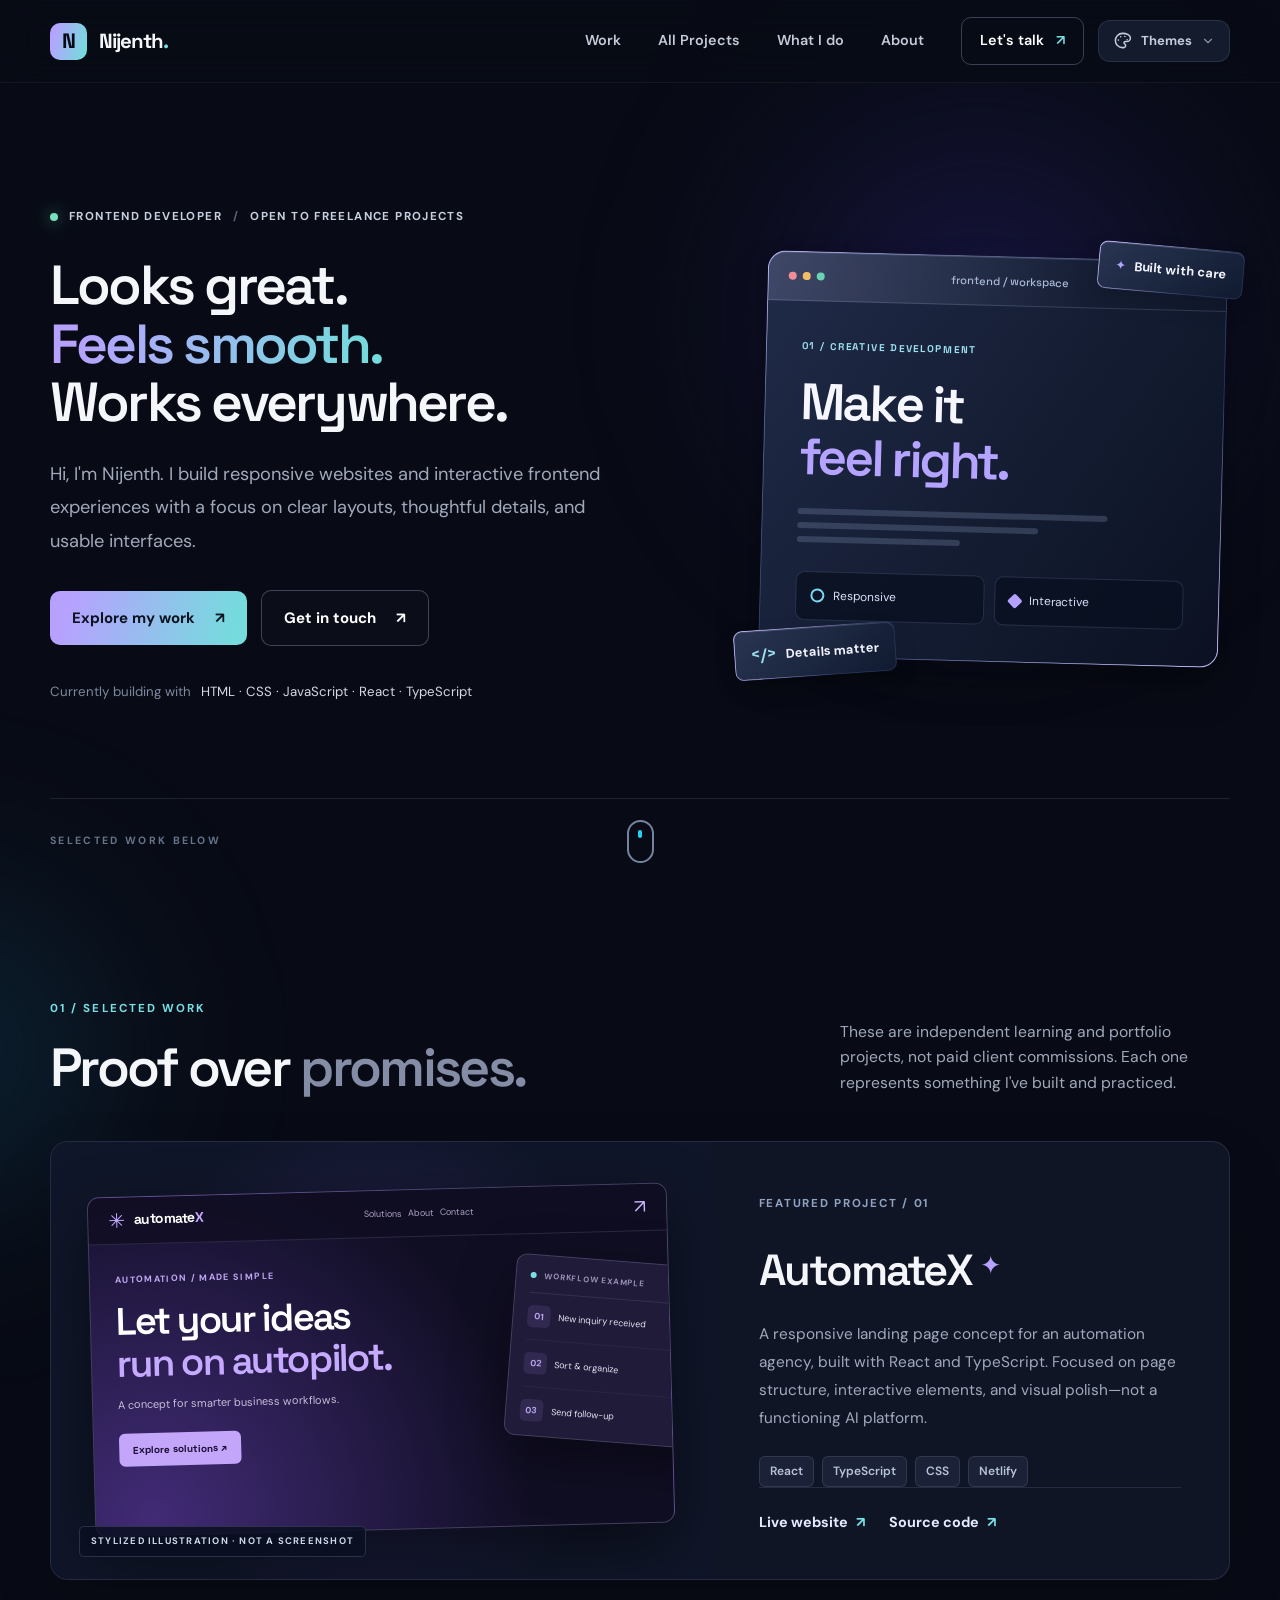
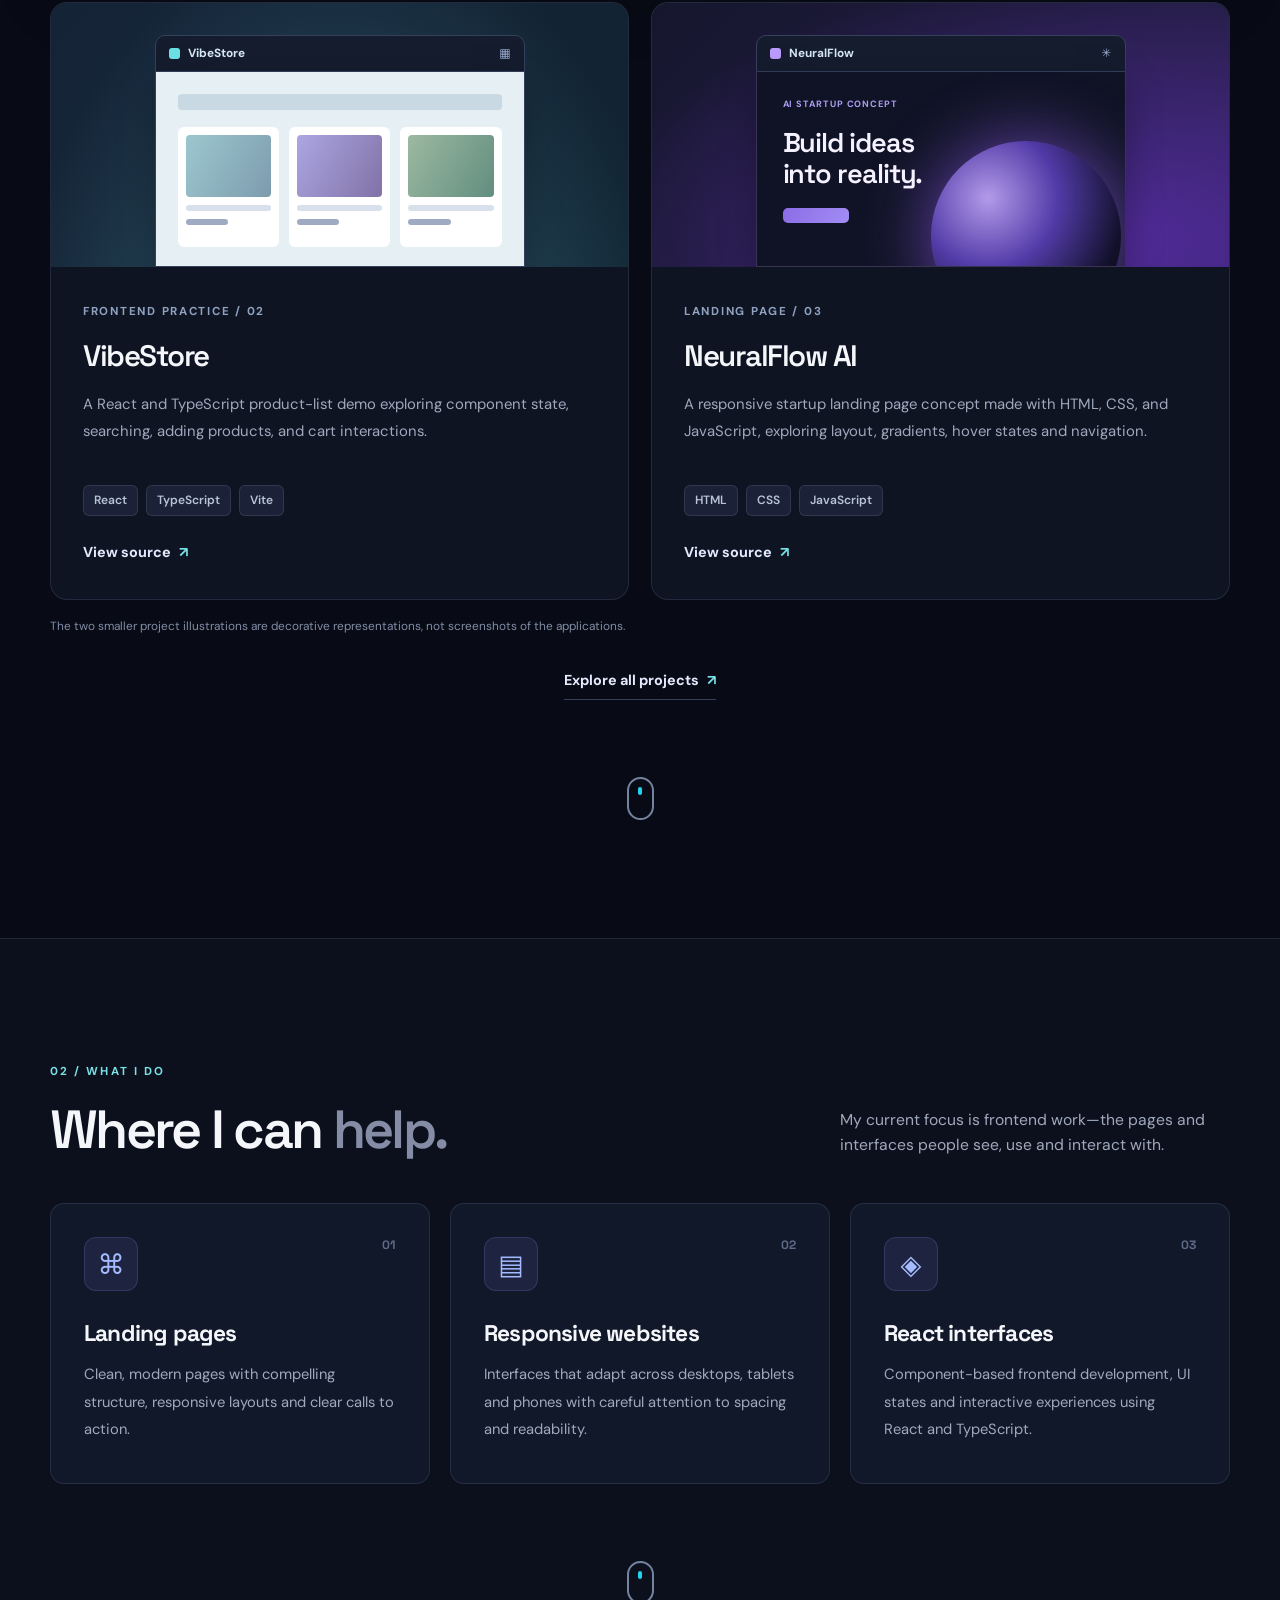
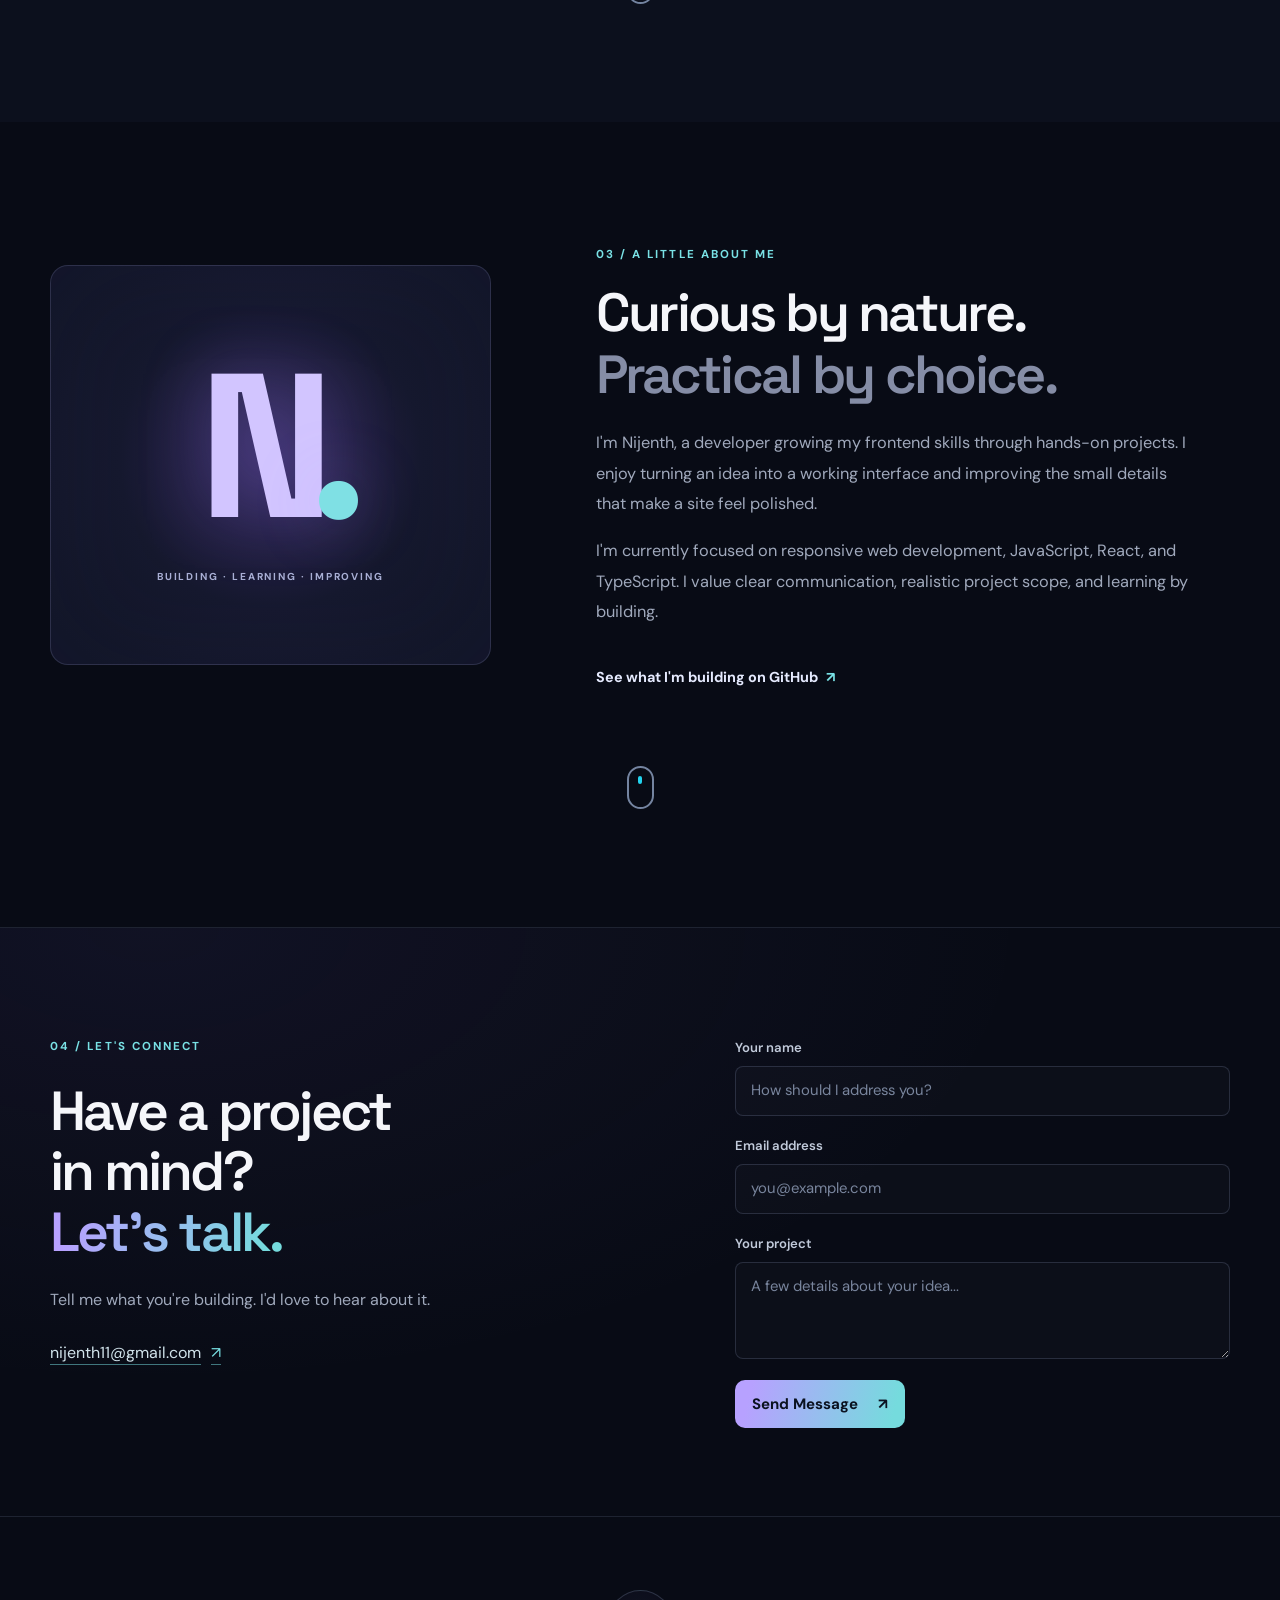
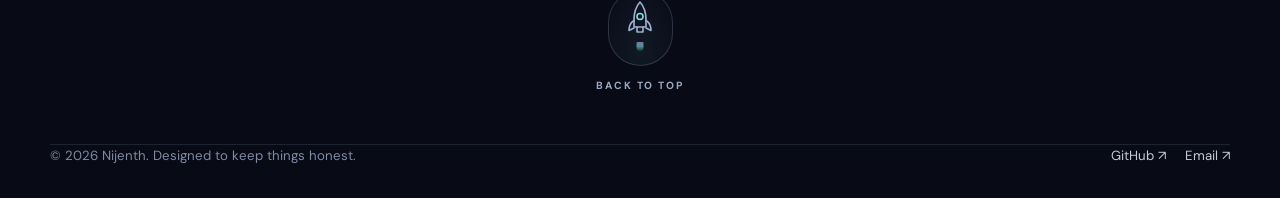
<file: index.html>
<!DOCTYPE html>
<html lang="en">
<head>
  <meta charset="UTF-8">
  <meta name="viewport" content="width=device-width, initial-scale=1">
  <meta name="color-scheme" content="dark light">
  <meta name="theme-color" content="#080b15">
  <meta name="description" content="Nijenth is a frontend developer creating responsive websites, landing pages, and React interfaces. Explore selected projects and get in touch.">
  <meta name="author" content="Nijenth">
  <meta property="og:type" content="website">
  <meta property="og:title" content="Nijenth — Frontend Developer">
  <meta property="og:description" content="Responsive websites, thoughtful interfaces, and selected frontend projects.">
  <title>Nijenth — Frontend Developer | Portfolio</title>
  <link rel="preconnect" href="https://fonts.googleapis.com">
  <link rel="preconnect" href="https://fonts.gstatic.com" crossorigin>
  <link href="https://fonts.googleapis.com/css2?family=DM+Sans:wght@400;500;600;700&family=Space+Grotesk:wght@400;500;600;700&display=swap" rel="stylesheet">
  <script>
    // Restore the theme before the CSS paints; honor saved dark/light choices.
    try {
      const stored = localStorage.getItem('nijenth-portfolio-theme');
      const valid = ['midnight','pearl','graphite','nebula','emerald','amber'];
      document.documentElement.dataset.theme = valid.includes(stored) ? stored : stored === 'light' ? 'pearl' : 'midnight';
    } catch (_) {
      document.documentElement.dataset.theme = 'midnight';
    }
  </script>
  <link rel="stylesheet" href="style.css">
  <script src="theme-picker.js" defer></script>
  <script src="script.js" defer></script>
</head>
<body>
  <a class="skip-link" href="#main">Skip to content</a>
  <div class="ambient ambient-one" aria-hidden="true"></div>
  <div class="ambient ambient-two" aria-hidden="true"></div>

  <header class="site-header" id="top">
    <div class="container header-inner">
      <a href="#home" class="brand" aria-label="Nijenth, back to top">
        <span class="brand-mark">N</span>
        <span>Nijenth<span class="brand-period">.</span></span>
      </a>
      <div class="header-controls">
        <nav class="site-nav" id="primary-nav" aria-label="Main navigation">
        <a href="#projects">Work</a>
        <a href="projects.html">All Projects</a>
        <a href="#services">What I do</a>
        <a href="#about">About</a>
        <a href="#contact" class="nav-contact">Let's talk <span aria-hidden="true">↗</span></a>
      </nav>
      <div class="theme-picker">
        <button class="theme-trigger" type="button" aria-label="Choose website theme" aria-expanded="false" aria-controls="theme-panel" title="Choose website theme">
          <svg viewBox="0 0 24 24" width="19" height="19" fill="none" stroke="currentColor" stroke-width="1.9" stroke-linecap="round" stroke-linejoin="round" aria-hidden="true">
            <path d="M12 3a9 9 0 1 0 0 18h1.5a2.5 2.5 0 0 0 1.2-4.7 1.6 1.6 0 0 1 .8-3h2A4.5 4.5 0 0 0 22 8.8C22 5.6 17.5 3 12 3Z"/>
            <circle cx="6.8" cy="11.5" r="1" fill="currentColor" stroke="none"/>
            <circle cx="9.7" cy="7.3" r="1" fill="currentColor" stroke="none"/>
            <circle cx="15" cy="7" r="1" fill="currentColor" stroke="none"/>
            <circle cx="17.9" cy="11" r="1" fill="currentColor" stroke="none"/>
          </svg>
          <span class="theme-trigger-label">Themes</span>
          <svg class="theme-chevron" viewBox="0 0 24 24" width="14" height="14" fill="none" stroke="currentColor" stroke-width="2" stroke-linecap="round" stroke-linejoin="round" aria-hidden="true"><path d="m6 9 6 6 6-6"/></svg>
        </button>
        <div class="theme-panel" id="theme-panel" hidden>
          <div class="theme-panel-head"><span>Choose your atmosphere</span><span class="theme-panel-deco" aria-hidden="true">✦</span></div>
          <div class="theme-option-grid" role="group" aria-label="Color themes">
          <button type="button" class="theme-option" data-theme-choice="midnight" aria-pressed="true">
            <span class="theme-swatch swatch-midnight" aria-hidden="true"></span>
            <span class="theme-option-name">Midnight</span>
            <svg class="theme-check" viewBox="0 0 24 24" width="15" height="15" fill="none" stroke="currentColor" stroke-width="2.3" stroke-linecap="round" stroke-linejoin="round" aria-hidden="true"><path d="m5 12 4 4L19 6"/></svg>
          </button>
          <button type="button" class="theme-option" data-theme-choice="pearl" aria-pressed="false">
            <span class="theme-swatch swatch-pearl" aria-hidden="true"></span>
            <span class="theme-option-name">Pearl</span>
            <svg class="theme-check" viewBox="0 0 24 24" width="15" height="15" fill="none" stroke="currentColor" stroke-width="2.3" stroke-linecap="round" stroke-linejoin="round" aria-hidden="true"><path d="m5 12 4 4L19 6"/></svg>
          </button>
          <button type="button" class="theme-option" data-theme-choice="graphite" aria-pressed="false">
            <span class="theme-swatch swatch-graphite" aria-hidden="true"></span>
            <span class="theme-option-name">Graphite</span>
            <svg class="theme-check" viewBox="0 0 24 24" width="15" height="15" fill="none" stroke="currentColor" stroke-width="2.3" stroke-linecap="round" stroke-linejoin="round" aria-hidden="true"><path d="m5 12 4 4L19 6"/></svg>
          </button>
          <button type="button" class="theme-option" data-theme-choice="nebula" aria-pressed="false">
            <span class="theme-swatch swatch-nebula" aria-hidden="true"></span>
            <span class="theme-option-name">Nebula</span>
            <svg class="theme-check" viewBox="0 0 24 24" width="15" height="15" fill="none" stroke="currentColor" stroke-width="2.3" stroke-linecap="round" stroke-linejoin="round" aria-hidden="true"><path d="m5 12 4 4L19 6"/></svg>
          </button>
          <button type="button" class="theme-option" data-theme-choice="emerald" aria-pressed="false">
            <span class="theme-swatch swatch-emerald" aria-hidden="true"></span>
            <span class="theme-option-name">Emerald</span>
            <svg class="theme-check" viewBox="0 0 24 24" width="15" height="15" fill="none" stroke="currentColor" stroke-width="2.3" stroke-linecap="round" stroke-linejoin="round" aria-hidden="true"><path d="m5 12 4 4L19 6"/></svg>
          </button>
          <button type="button" class="theme-option" data-theme-choice="amber" aria-pressed="false">
            <span class="theme-swatch swatch-amber" aria-hidden="true"></span>
            <span class="theme-option-name">Amber</span>
            <svg class="theme-check" viewBox="0 0 24 24" width="15" height="15" fill="none" stroke="currentColor" stroke-width="2.3" stroke-linecap="round" stroke-linejoin="round" aria-hidden="true"><path d="m5 12 4 4L19 6"/></svg>
          </button>
          </div>
          <p class="theme-panel-note">Saved automatically for your next visit.</p>
        </div>
      </div>
      <button class="nav-toggle" type="button" aria-controls="primary-nav" aria-expanded="false" aria-label="Open navigation menu">
        <span></span><span></span><span></span>
      </button>
      </div>
    </div>
  </header>

  <main id="main">
    <section class="hero section" id="home" tabindex="-1" aria-labelledby="hero-heading">
      <div class="container hero-layout">
        <div class="hero-copy">
          <div class="eyebrow"><span class="status-dot" aria-hidden="true"></span> Frontend developer <span class="eyebrow-sep">/</span> Open to freelance projects</div>
          <h1 id="hero-heading">Looks great.<br><span class="gradient-word">Feels smooth.</span><br>Works everywhere.</h1>
          <p class="hero-description">Hi, I'm Nijenth. I build responsive websites and interactive frontend experiences with a focus on clear layouts, thoughtful details, and usable interfaces.</p>
          <div class="hero-actions">
            <a class="button button-primary" href="#projects">Explore my work <span aria-hidden="true">↗</span></a>
            <a class="button button-outline" href="mailto:nijenth11@gmail.com?subject=Website%20project%20inquiry">Get in touch <span aria-hidden="true">↗</span></a>
          </div>
          <p class="stack-line"><span>Currently building with</span> HTML · CSS · JavaScript · React · TypeScript</p>
        </div>
        <div class="hero-art" aria-label="Illustrative browser interface showing frontend design elements">
          <div class="art-halo" aria-hidden="true"></div>
          <div class="art-window" aria-hidden="true">
            <div class="window-bar"><span class="traffic"><i></i><i></i><i></i></span><span class="window-label">frontend / workspace</span><span class="window-dots">···</span></div>
            <div class="window-body">
              <div class="window-small-tag">01 / CREATIVE DEVELOPMENT</div>
              <div class="window-headline">Make it<br><em>feel right.</em></div>
              <div class="window-lines"><span></span><span></span><span></span></div>
              <div class="window-cards"><div><span class="tiny-circle"></span><span>Responsive</span></div><div><span class="tiny-diamond"></span><span>Interactive</span></div></div>
            </div>
          </div>
          <div class="float-note note-top" aria-hidden="true"><span class="note-star">✦</span> Built with care</div>
          <div class="float-note note-bottom" aria-hidden="true"><span class="mini-code">&lt;/&gt;</span> Details matter</div>
        </div>
      </div>
      <div class="container hero-foot">
        <span>SELECTED WORK BELOW</span>
        <a class="scroll-mouse" href="#projects" aria-label="Scroll to Selected Work">
          <span class="scroll-mouse-wheel" aria-hidden="true"></span>
        </a>
      </div>
    </section>

    <section class="section work-section" id="projects" aria-labelledby="projects-heading">
      <div class="container">
        <div class="section-intro reveal">
          <div><span class="kicker">01 / SELECTED WORK</span><h2 id="projects-heading">Proof over <span class="text-soft">promises.</span></h2></div>
          <p>These are independent learning and portfolio projects, not paid client commissions. Each one represents something I've built and practiced.</p>
        </div>

        <article class="project-featured reveal">
          <div class="featured-media" role="img" aria-label="Decorative conceptual illustration of an AutomateX website and automation workflow; not an application screenshot">
            <div class="automatex-preview" aria-hidden="true">
              <div class="ap-nav">
                <span class="ap-brand"><span class="ap-logo">✳</span> automate<span>X</span></span>
                <span class="ap-navlist">Solutions &nbsp; About &nbsp; Contact</span>
                <span class="ap-nav-arrow">↗</span>
              </div>
              <div class="ap-main">
                <span class="ap-eyebrow">AUTOMATION / MADE SIMPLE</span>
                <div class="ap-title">Let your ideas<br><em>run on autopilot.</em></div>
                <span class="ap-description">A concept for smarter business workflows.</span>
                <span class="ap-cta">Explore solutions ↗</span>
              </div>
              <div class="ap-workflow">
                <div class="ap-workflow-top"><span><i></i> WORKFLOW EXAMPLE</span><span>● ● ●</span></div>
                <div class="ap-workflow-row"><span class="ap-node">01</span><span class="ap-step">New inquiry received</span><span class="ap-check">✓</span></div>
                <div class="ap-workflow-row"><span class="ap-node">02</span><span class="ap-step">Sort &amp; organize</span><span class="ap-check">✓</span></div>
                <div class="ap-workflow-row"><span class="ap-node">03</span><span class="ap-step">Send follow-up</span><span class="ap-check">✓</span></div>
              </div>
            </div>
            <span class="image-label">STYLIZED ILLUSTRATION · NOT A SCREENSHOT</span>
          </div>
          <div class="featured-content">
            <span class="project-index">FEATURED PROJECT / 01</span>
            <h3>AutomateX<span class="project-mark">✦</span></h3>
            <p>A responsive landing page concept for an automation agency, built with React and TypeScript. Focused on page structure, interactive elements, and visual polish—not a functioning AI platform.</p>
            <div class="tag-list" aria-label="Technologies"><span>React</span><span>TypeScript</span><span>CSS</span><span>Netlify</span></div>
            <div class="project-links">
              <a href="https://nijenth.github.io/automatex-landing/" target="_blank" rel="noopener noreferrer">Live website <span aria-hidden="true">↗</span></a>
              <a href="https://github.com/Nijenth/automatex-landing" target="_blank" rel="noopener noreferrer">Source code <span aria-hidden="true">↗</span></a>
            </div>
          </div>
        </article>

        <div class="project-grid">
          <article class="project-card reveal">
            <div class="project-illustration store-illustration" aria-hidden="true">
              <div class="preview-bar"><span class="preview-dot"></span> VibeStore <span class="preview-mini">▦</span></div>
              <div class="store-preview"><div class="store-search"></div><div class="store-cards"><span><i></i><b></b><small></small></span><span><i></i><b></b><small></small></span><span><i></i><b></b><small></small></span></div></div>
            </div>
            <div class="project-card-copy">
              <span class="project-index">FRONTEND PRACTICE / 02</span>
              <h3>VibeStore</h3>
              <p>A React and TypeScript product-list demo exploring component state, searching, adding products, and cart interactions.</p>
              <div class="tag-list"><span>React</span><span>TypeScript</span><span>Vite</span></div>
              <a class="text-link" href="https://github.com/Nijenth/vibestore" target="_blank" rel="noopener noreferrer">View source <span aria-hidden="true">↗</span></a>
            </div>
          </article>

          <article class="project-card reveal">
            <div class="project-illustration neural-illustration" aria-hidden="true">
              <div class="preview-bar"><span class="preview-dot purple"></span> NeuralFlow <span class="preview-mini">✳</span></div>
              <div class="neural-preview"><span class="neural-badge">AI STARTUP CONCEPT</span><strong>Build ideas<br>into reality.</strong><span class="neural-cta"></span><div class="neural-orb"></div></div>
            </div>
            <div class="project-card-copy">
              <span class="project-index">LANDING PAGE / 03</span>
              <h3>NeuralFlow AI</h3>
              <p>A responsive startup landing page concept made with HTML, CSS, and JavaScript, exploring layout, gradients, hover states and navigation.</p>
              <div class="tag-list"><span>HTML</span><span>CSS</span><span>JavaScript</span></div>
              <a class="text-link" href="https://github.com/Nijenth/ai-startup-landing-page" target="_blank" rel="noopener noreferrer">View source <span aria-hidden="true">↗</span></a>
            </div>
          </article>
        </div>
        <p class="illustration-note">The two smaller project illustrations are decorative representations, not screenshots of the applications.</p>
        <a class="all-projects" href="projects.html">Explore all projects <span aria-hidden="true">↗</span></a>
      </div>
      <div class="container section-scroll">
        <a class="scroll-mouse" href="#services" aria-label="Scroll to What I Do">
          <span class="scroll-mouse-wheel" aria-hidden="true"></span>
        </a>
      </div>
    </section>

    <section class="section services-section" id="services" aria-labelledby="services-heading">
      <div class="container">
        <div class="section-intro reveal">
          <div><span class="kicker">02 / WHAT I DO</span><h2 id="services-heading">Where I can <span class="text-soft">help.</span></h2></div>
          <p>My current focus is frontend work—the pages and interfaces people see, use and interact with.</p>
        </div>
        <div class="services-grid">
          <div class="service-card reveal"><span class="service-icon" aria-hidden="true">⌘</span><span class="service-number">01</span><h3>Landing pages</h3><p>Clean, modern pages with compelling structure, responsive layouts and clear calls to action.</p></div>
          <div class="service-card reveal"><span class="service-icon" aria-hidden="true">▤</span><span class="service-number">02</span><h3>Responsive websites</h3><p>Interfaces that adapt across desktops, tablets and phones with careful attention to spacing and readability.</p></div>
          <div class="service-card reveal"><span class="service-icon" aria-hidden="true">◈</span><span class="service-number">03</span><h3>React interfaces</h3><p>Component-based frontend development, UI states and interactive experiences using React and TypeScript.</p></div>
        </div>
      </div>
      <div class="container section-scroll">
        <a class="scroll-mouse" href="#about" aria-label="Scroll to A Little About Me">
          <span class="scroll-mouse-wheel" aria-hidden="true"></span>
        </a>
      </div>
    </section>

    <section class="section about-section" id="about" aria-labelledby="about-heading">
      <div class="container about-layout">
        <div class="about-art reveal" aria-hidden="true"><div class="about-monogram">N<span>.</span></div><div class="about-art-caption">BUILDING · LEARNING · IMPROVING</div></div>
        <div class="about-copy reveal">
          <span class="kicker">03 / A LITTLE ABOUT ME</span>
          <h2 id="about-heading">Curious by nature.<br><span class="text-soft">Practical by choice.</span></h2>
          <p>I'm Nijenth, a developer growing my frontend skills through hands-on projects. I enjoy turning an idea into a working interface and improving the small details that make a site feel polished.</p>
          <p>I'm currently focused on responsive web development, JavaScript, React, and TypeScript. I value clear communication, realistic project scope, and learning by building.</p>
          <a class="text-link" href="https://github.com/Nijenth" target="_blank" rel="noopener noreferrer">See what I'm building on GitHub <span aria-hidden="true">↗</span></a>
        </div>
      </div>
      <div class="container section-scroll">
        <a class="scroll-mouse" href="#contact" aria-label="Scroll to Let's Connect">
          <span class="scroll-mouse-wheel" aria-hidden="true"></span>
        </a>
      </div>
    </section>

    <section class="section contact-section" id="contact" aria-labelledby="contact-heading">
      <div class="container contact-layout">
        <div class="contact-intro reveal">
          <span class="kicker">04 / LET'S CONNECT</span>
          <h2 id="contact-heading">Have a project<br>in mind?<br><span class="gradient-word">Let's talk.</span></h2>
          <p>Tell me what you're building. I'd love to hear about it.</p>
          <a class="contact-direct-email" href="mailto:nijenth11@gmail.com?subject=Website%20project%20inquiry">
            nijenth11@gmail.com <span aria-hidden="true">↗</span>
          </a>
        </div>

        <form class="contact-form reveal" id="contact-form" name="contact"
              method="POST" action="/" data-netlify="true"
              data-netlify-honeypot="bot-field">
          <input type="hidden" name="form-name" value="contact">
          <p class="contact-honeypot" aria-hidden="true">
            <label>Leave this field empty: <input name="bot-field" type="text" tabindex="-1" autocomplete="off"></label>
          </p>
          <div class="contact-field">
            <label for="contact-name">Your name</label>
            <input id="contact-name" name="name" type="text" autocomplete="name"
                   placeholder="How should I address you?" maxlength="100" required>
          </div>
          <div class="contact-field">
            <label for="contact-email">Email address</label>
            <input id="contact-email" name="email" type="email" autocomplete="email"
                   placeholder="you@example.com" maxlength="254" required>
          </div>
          <div class="contact-field">
            <label for="contact-message">Your project</label>
            <textarea id="contact-message" name="message" rows="3" maxlength="3000"
                      placeholder="A few details about your idea..." required></textarea>
          </div>
          <div class="contact-form-bottom">
            <button class="button button-primary contact-submit" type="submit"><span class="contact-submit-label">Send Message</span> <span aria-hidden="true">↗</span></button>
          </div>
          <p class="contact-status" id="contact-status" role="status" aria-live="polite" aria-atomic="true"></p>
        </form>
      </div>
    </section>
  </main>
  <footer class="footer">
    <div class="container rocket-return">
      <a href="#home" class="rocket-top" aria-label="Back to top">
        <span class="rocket-stage" aria-hidden="true">
          <span class="rocket-ship">
            <svg class="rocket-svg" viewBox="0 0 32 45" fill="none" xmlns="http://www.w3.org/2000/svg">
              <path d="M16 3C12 7.5 10 13.3 10 21V28H22V21C22 13.3 20 7.5 16 3Z" stroke="currentColor" stroke-width="1.65" stroke-linejoin="round"/>
              <circle cx="16" cy="17.5" r="3" stroke="#79e1e5" stroke-width="1.6"/>
              <path d="M10 21.5C6.6 23.5 5 27 5 31.5L10 29M22 21.5C25.4 23.5 27 27 27 31.5L22 29M13 28V33H19V28" stroke="currentColor" stroke-width="1.65" stroke-linecap="round" stroke-linejoin="round"/>
            </svg>
            <span class="rocket-flame"></span>
          </span>
          <span class="rocket-exhaust rocket-exhaust-left"></span>
          <span class="rocket-exhaust rocket-exhaust-right"></span>
        </span>
        <span class="rocket-label">BACK TO TOP</span>
      </a>
    </div>
    <div class="container footer-inner">
      <div>© <span id="year">2026</span> Nijenth. Designed to keep things honest.</div>
      <div>
        <a href="https://github.com/Nijenth" target="_blank" rel="noopener noreferrer">GitHub ↗</a>
        <a href="mailto:nijenth11@gmail.com">Email ↗</a>
      </div>
    </div>
  </footer>
</body>
</html>
</file>
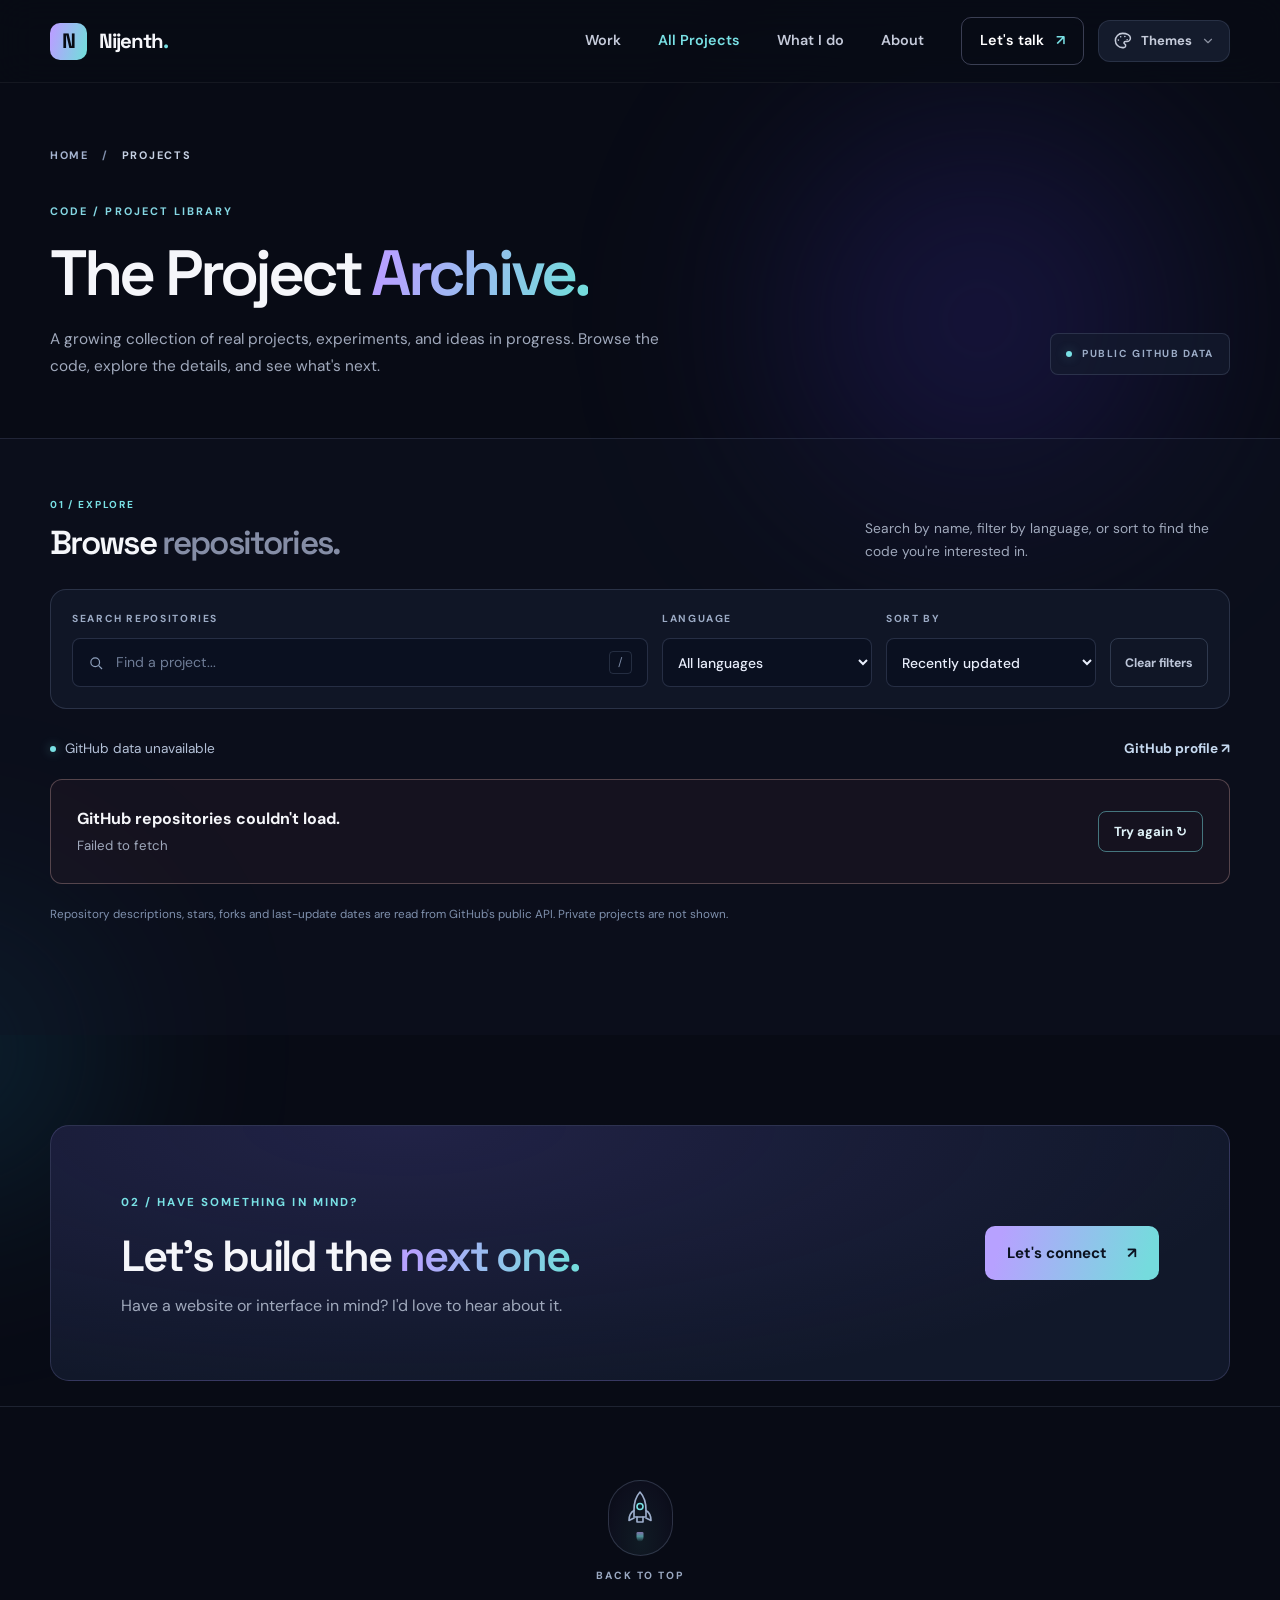
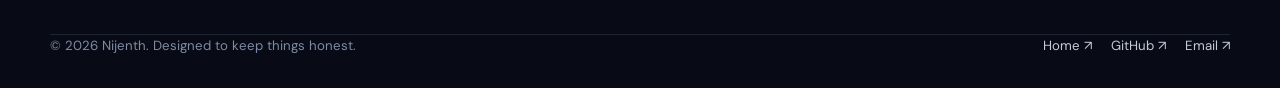
<file: projects.html>
<!DOCTYPE html>
<html lang="en">
<head>
  <meta charset="UTF-8">
  <meta name="viewport" content="width=device-width, initial-scale=1">
  <meta name="color-scheme" content="dark light">
  <meta name="theme-color" content="#080b15">
  <meta name="description" content="Explore Nijenth's public GitHub repositories, project source code, live demos, languages, and activity.">
  <meta name="author" content="Nijenth">
  <meta property="og:type" content="website">
  <meta property="og:title" content="All Projects — Nijenth | Frontend Developer">
  <meta property="og:description" content="An honest, searchable overview of Nijenth's public GitHub projects, powered by the GitHub API.">
  <title>All Projects — Nijenth | Frontend Developer</title>
  <link rel="preconnect" href="https://fonts.googleapis.com">
  <link rel="preconnect" href="https://fonts.gstatic.com" crossorigin>
  <link href="https://fonts.googleapis.com/css2?family=DM+Sans:wght@400;500;600;700&family=Space+Grotesk:wght@400;500;600;700&display=swap" rel="stylesheet">
  <script>
    // Restore the theme before the CSS paints; honor saved dark/light choices.
    try {
      const stored = localStorage.getItem('nijenth-portfolio-theme');
      const valid = ['midnight','pearl','graphite','nebula','emerald','amber'];
      document.documentElement.dataset.theme = valid.includes(stored) ? stored : stored === 'light' ? 'pearl' : 'midnight';
    } catch (_) {
      document.documentElement.dataset.theme = 'midnight';
    }
  </script>
  <link rel="stylesheet" href="style.css">
  <link rel="stylesheet" href="projects.css">
  <script src="theme-picker.js" defer></script>
  <script src="script.js" defer></script>
  <script src="projects.js" defer></script>
</head>
<body>
  <a class="skip-link" href="#main">Skip to content</a>
  <div class="ambient ambient-one" aria-hidden="true"></div>
  <div class="ambient ambient-two" aria-hidden="true"></div>

  <header class="site-header" id="top">
    <div class="container header-inner">
      <a href="index.html#home" class="brand" aria-label="Nijenth, portfolio homepage">
        <span class="brand-mark">N</span>
        <span>Nijenth<span class="brand-period">.</span></span>
      </a>
      <div class="header-controls">
        <nav class="site-nav" id="primary-nav" aria-label="Main navigation">
        <a href="index.html#projects">Work</a>
        <a href="projects.html" aria-current="page">All Projects</a>
        <a href="index.html#services">What I do</a>
        <a href="index.html#about">About</a>
        <a href="index.html#contact" class="nav-contact">Let's talk <span aria-hidden="true">↗</span></a>
      </nav>
      <div class="theme-picker">
        <button class="theme-trigger" type="button" aria-label="Choose website theme" aria-expanded="false" aria-controls="theme-panel" title="Choose website theme">
          <svg viewBox="0 0 24 24" width="19" height="19" fill="none" stroke="currentColor" stroke-width="1.9" stroke-linecap="round" stroke-linejoin="round" aria-hidden="true">
            <path d="M12 3a9 9 0 1 0 0 18h1.5a2.5 2.5 0 0 0 1.2-4.7 1.6 1.6 0 0 1 .8-3h2A4.5 4.5 0 0 0 22 8.8C22 5.6 17.5 3 12 3Z"/>
            <circle cx="6.8" cy="11.5" r="1" fill="currentColor" stroke="none"/>
            <circle cx="9.7" cy="7.3" r="1" fill="currentColor" stroke="none"/>
            <circle cx="15" cy="7" r="1" fill="currentColor" stroke="none"/>
            <circle cx="17.9" cy="11" r="1" fill="currentColor" stroke="none"/>
          </svg>
          <span class="theme-trigger-label">Themes</span>
          <svg class="theme-chevron" viewBox="0 0 24 24" width="14" height="14" fill="none" stroke="currentColor" stroke-width="2" stroke-linecap="round" stroke-linejoin="round" aria-hidden="true"><path d="m6 9 6 6 6-6"/></svg>
        </button>
        <div class="theme-panel" id="theme-panel" hidden>
          <div class="theme-panel-head"><span>Choose your atmosphere</span><span class="theme-panel-deco" aria-hidden="true">✦</span></div>
          <div class="theme-option-grid" role="group" aria-label="Color themes">
          <button type="button" class="theme-option" data-theme-choice="midnight" aria-pressed="true">
            <span class="theme-swatch swatch-midnight" aria-hidden="true"></span>
            <span class="theme-option-name">Midnight</span>
            <svg class="theme-check" viewBox="0 0 24 24" width="15" height="15" fill="none" stroke="currentColor" stroke-width="2.3" stroke-linecap="round" stroke-linejoin="round" aria-hidden="true"><path d="m5 12 4 4L19 6"/></svg>
          </button>
          <button type="button" class="theme-option" data-theme-choice="pearl" aria-pressed="false">
            <span class="theme-swatch swatch-pearl" aria-hidden="true"></span>
            <span class="theme-option-name">Pearl</span>
            <svg class="theme-check" viewBox="0 0 24 24" width="15" height="15" fill="none" stroke="currentColor" stroke-width="2.3" stroke-linecap="round" stroke-linejoin="round" aria-hidden="true"><path d="m5 12 4 4L19 6"/></svg>
          </button>
          <button type="button" class="theme-option" data-theme-choice="graphite" aria-pressed="false">
            <span class="theme-swatch swatch-graphite" aria-hidden="true"></span>
            <span class="theme-option-name">Graphite</span>
            <svg class="theme-check" viewBox="0 0 24 24" width="15" height="15" fill="none" stroke="currentColor" stroke-width="2.3" stroke-linecap="round" stroke-linejoin="round" aria-hidden="true"><path d="m5 12 4 4L19 6"/></svg>
          </button>
          <button type="button" class="theme-option" data-theme-choice="nebula" aria-pressed="false">
            <span class="theme-swatch swatch-nebula" aria-hidden="true"></span>
            <span class="theme-option-name">Nebula</span>
            <svg class="theme-check" viewBox="0 0 24 24" width="15" height="15" fill="none" stroke="currentColor" stroke-width="2.3" stroke-linecap="round" stroke-linejoin="round" aria-hidden="true"><path d="m5 12 4 4L19 6"/></svg>
          </button>
          <button type="button" class="theme-option" data-theme-choice="emerald" aria-pressed="false">
            <span class="theme-swatch swatch-emerald" aria-hidden="true"></span>
            <span class="theme-option-name">Emerald</span>
            <svg class="theme-check" viewBox="0 0 24 24" width="15" height="15" fill="none" stroke="currentColor" stroke-width="2.3" stroke-linecap="round" stroke-linejoin="round" aria-hidden="true"><path d="m5 12 4 4L19 6"/></svg>
          </button>
          <button type="button" class="theme-option" data-theme-choice="amber" aria-pressed="false">
            <span class="theme-swatch swatch-amber" aria-hidden="true"></span>
            <span class="theme-option-name">Amber</span>
            <svg class="theme-check" viewBox="0 0 24 24" width="15" height="15" fill="none" stroke="currentColor" stroke-width="2.3" stroke-linecap="round" stroke-linejoin="round" aria-hidden="true"><path d="m5 12 4 4L19 6"/></svg>
          </button>
          </div>
          <p class="theme-panel-note">Saved automatically for your next visit.</p>
        </div>
      </div>
      <button class="nav-toggle" type="button" aria-controls="primary-nav" aria-expanded="false" aria-label="Open navigation menu">
        <span></span><span></span><span></span>
      </button>
      </div>
    </div>
  </header>

  <main id="main">
    <section class="archive-intro" id="home" tabindex="-1" aria-labelledby="archive-title">
      <div class="container">
        <nav class="archive-breadcrumb" aria-label="Breadcrumb">
          <a href="index.html#home">HOME</a>
          <span aria-hidden="true">/</span>
          <span aria-current="page">PROJECTS</span>
        </nav>
        <div class="archive-intro-row">
          <div class="archive-intro-copy">
            <span class="archive-overline">CODE / PROJECT LIBRARY</span>
            <h1 id="archive-title">The Project <span class="gradient-word">Archive.</span></h1>
            <p>A growing collection of real projects, experiments, and ideas in progress. Browse the code, explore the details, and see what's next.</p>
          </div>
          <div class="archive-data-source"><span class="archive-data-dot" aria-hidden="true"></span><span>PUBLIC GITHUB DATA</span></div>
        </div>
      </div>
    </section>

    <section class="archive-explorer" id="repository-explorer" aria-labelledby="explorer-heading">
      <div class="container">
        <div class="archive-section-head">
          <div>
            <span class="kicker">01 / EXPLORE</span>
            <h2 id="explorer-heading">Browse <span class="text-soft">repositories.</span></h2>
          </div>
          <p>Search by name, filter by language, or sort to find the code you're interested in.</p>
        </div>

        <div class="archive-toolbar" role="search" aria-label="Filter public GitHub repositories">
          <div class="archive-search-wrap">
            <label for="repo-search">SEARCH REPOSITORIES</label>
            <div class="archive-search-field">
              <svg width="18" height="18" viewBox="0 0 24 24" fill="none" stroke="currentColor" stroke-width="1.8" aria-hidden="true"><circle cx="10.8" cy="10.8" r="6.5"/><path d="m16 16 5 5"/></svg>
              <input id="repo-search" type="search" placeholder="Find a project..." autocomplete="off">
              <span class="keycap" aria-hidden="true">/</span>
            </div>
          </div>
          <div class="archive-select-wrap">
            <label for="language-filter">LANGUAGE</label>
            <select id="language-filter"><option value="all">All languages</option></select>
          </div>
          <div class="archive-select-wrap">
            <label for="sort-repos">SORT BY</label>
            <select id="sort-repos">
              <option value="updated">Recently updated</option>
              <option value="stars">Most stars</option>
              <option value="name">Name A–Z</option>
            </select>
          </div>
          <button id="clear-filters" class="clear-filters" type="button">Clear filters</button>
        </div>

        <div class="repo-results-bar">
          <div class="repo-results-copy"><span class="results-led" aria-hidden="true"></span><span id="repo-results-label" aria-live="polite">Connecting to GitHub…</span></div>
          <a href="https://github.com/Nijenth?tab=repositories" target="_blank" rel="noopener noreferrer">GitHub profile <span aria-hidden="true">↗</span></a>
        </div>

        <div id="repo-alert" class="repo-alert" role="alert" hidden>
          <div><strong>GitHub repositories couldn't load.</strong><p id="repo-error-text">Please try again in a moment.</p></div>
          <button id="retry-repos" type="button">Try again ↻</button>
        </div>

        <div id="repo-grid" class="repo-grid" aria-busy="true">
          <div class="repo-skeleton" aria-hidden="true"><div></div><i></i><i></i><span></span></div>
          <div class="repo-skeleton" aria-hidden="true"><div></div><i></i><i></i><span></span></div>
          <div class="repo-skeleton" aria-hidden="true"><div></div><i></i><i></i><span></span></div>
          <div class="repo-skeleton" aria-hidden="true"><div></div><i></i><i></i><span></span></div>
          <div class="repo-skeleton" aria-hidden="true"><div></div><i></i><i></i><span></span></div>
          <div class="repo-skeleton" aria-hidden="true"><div></div><i></i><i></i><span></span></div>
        </div>
        <div id="repo-empty" class="repo-empty" hidden>
          <div class="empty-icon" aria-hidden="true">⌕</div>
          <h3>No matching repositories.</h3>
          <p>Try another search or select a different language.</p>
          <button id="empty-reset" type="button">Show all repositories ↗</button>
        </div>
        <p class="archive-api-note">Repository descriptions, stars, forks and last-update dates are read from GitHub's public API. Private projects are not shown.</p>
      </div>
    </section>

    <section class="archive-cta" aria-labelledby="archive-cta-title">
      <div class="container archive-cta-panel">
        <div><span class="kicker">02 / HAVE SOMETHING IN MIND?</span><h2 id="archive-cta-title">Let's build the <span class="gradient-word">next one.</span></h2><p>Have a website or interface in mind? I'd love to hear about it.</p></div>
        <a class="button button-primary" href="index.html#contact">Let's connect <span aria-hidden="true">↗</span></a>
      </div>
    </section>
  </main>

  <footer class="footer">
    <div class="container rocket-return">
      <a href="#home" class="rocket-top" aria-label="Back to top">
        <span class="rocket-stage" aria-hidden="true">
          <span class="rocket-ship">
            <svg class="rocket-svg" viewBox="0 0 32 45" fill="none" xmlns="http://www.w3.org/2000/svg">
              <path d="M16 3C12 7.5 10 13.3 10 21V28H22V21C22 13.3 20 7.5 16 3Z" stroke="currentColor" stroke-width="1.65" stroke-linejoin="round"/>
              <circle cx="16" cy="17.5" r="3" stroke="#79e1e5" stroke-width="1.6"/>
              <path d="M10 21.5C6.6 23.5 5 27 5 31.5L10 29M22 21.5C25.4 23.5 27 27 27 31.5L22 29M13 28V33H19V28" stroke="currentColor" stroke-width="1.65" stroke-linecap="round" stroke-linejoin="round"/>
            </svg>
            <span class="rocket-flame"></span>
          </span>
          <span class="rocket-exhaust rocket-exhaust-left"></span>
          <span class="rocket-exhaust rocket-exhaust-right"></span>
        </span>
        <span class="rocket-label">BACK TO TOP</span>
      </a>
    </div>
    <div class="container footer-inner">
      <div>© <span id="year">2026</span> Nijenth. Designed to keep things honest.</div>
      <div><a href="index.html#home">Home ↗</a><a href="https://github.com/Nijenth" target="_blank" rel="noopener noreferrer">GitHub ↗</a><a href="mailto:nijenth11@gmail.com">Email ↗</a></div>
    </div>
  </footer>
</body>
</html>
</file>
<file: style.css>
/* Nijenth portfolio v2 — lightweight, responsive, no build tools required */
:root {
  --bg: #080b15;
  --surface: #0e1322;
  --surface-2: #141b2c;
  --line: rgba(177, 193, 236, .13);
  --text: #f5f6fa;
  --muted: #a0a9bc;
  --soft: #c5cbda;
  --purple: #a68bfa;
  --cyan: #79e1e5;
  --gradient: linear-gradient(105deg, #b7a1ff 10%, #75dbdd 92%);
  --gradient-text: var(--gradient);
  --font-body: 'DM Sans', system-ui, -apple-system, sans-serif;
  --font-head: 'Space Grotesk', system-ui, sans-serif;
  --container: 1180px;
}
*, *::before, *::after { box-sizing: border-box; }
html { scroll-behavior: smooth; scroll-padding-top: 95px; overflow-x: clip; }
body { margin: 0; background: var(--bg); color: var(--text); font-family: var(--font-body); line-height: 1.6; overflow-x: clip; }
a { color: inherit; text-decoration: none; }
button { font: inherit; }
a:focus-visible, button:focus-visible { outline: 3px solid var(--cyan); outline-offset: 5px; }
::selection { background: #8d6bf4; color: #fff; }
.container { width: min(var(--container), calc(100% - 72px)); margin-inline: auto; }
.section { position: relative; padding-block: 118px; }
h1, h2, h3, p { margin-top: 0; }
h1, h2, h3 { font-family: var(--font-head); letter-spacing: -.05em; }
h2 { font-size: clamp(2.2rem, 4.2vw, 3.5rem); line-height: 1.15; font-weight: 600; }
p { color: var(--muted); }
.skip-link { position: fixed; top: -100px; left: 20px; z-index: 200; background: #fff; color: #111; padding: 12px 18px; border-radius: 6px; }
.skip-link:focus { top: 12px; }
.ambient { pointer-events: none; position: absolute; z-index: -1; border-radius: 50%; filter: blur(75px); opacity: .5; }
.ambient-one { width: min(600px, 100vw); height: 600px; top: 20px; right: 0; background: radial-gradient(circle, #28206d 5%, transparent 72%); }
.ambient-two { width: 460px; height: 460px; top: 820px; left: -280px; background: radial-gradient(circle, #123f55 5%, transparent 72%); }
/* Header */
.site-header { position: sticky; top: 0; z-index: 30; border-bottom: 1px solid rgba(255,255,255,.055); background: rgba(8,11,21,.82); backdrop-filter: blur(18px); -webkit-backdrop-filter: blur(18px); transition: background .2s ease, border-color .2s ease; }
.site-header.scrolled { background: rgba(8,11,21,.96); border-bottom-color: var(--line); }
.header-inner { display: flex; justify-content: space-between; align-items: center; min-height: 82px; gap: 24px; }
.brand { display: inline-flex; align-items: center; gap: 12px; font-family: var(--font-head); font-size: 1.28rem; font-weight: 700; letter-spacing: -.05em; white-space: nowrap; }
.brand-mark { width: 37px; height: 37px; display: grid; place-items: center; background: var(--gradient); border-radius: 10px; color: #080b15; font-size: 1.3rem; line-height: 1; }
.brand-period { color: var(--cyan); }
.site-nav { display: flex; align-items: center; gap: 37px; font-size: .9rem; font-weight: 600; }
.site-nav > a { color: var(--soft); transition: color .2s ease; }
.site-nav > a:hover { color: #fff; }
.site-nav .nav-contact { padding: 11px 18px; border: 1px solid rgba(190,198,245,.28); border-radius: 10px; color: white; }
.nav-contact span { color: var(--cyan); margin-left: 8px; }
.nav-toggle { display: none; }
/* Hero */
.hero { min-height: 750px; padding: 120px 0 36px; }
.hero-layout { display: grid; grid-template-columns: minmax(0, 1.15fr) minmax(360px, .85fr); align-items: center; gap: 65px; }
.eyebrow, .kicker, .project-index { letter-spacing: .18em; font-size: .72rem; font-weight: 700; text-transform: uppercase; }
.eyebrow { display: inline-flex; flex-wrap: wrap; align-items: center; gap: 11px; color: #c8d0df; margin-bottom: 30px; letter-spacing: .12em; }
.eyebrow-sep { color: #59657e; }
.status-dot { width: 8px; height: 8px; background: #77e1be; border-radius: 50%; box-shadow: 0 0 16px rgba(119,225,190,.65); }

.hero h1 {
  font-size: clamp(3.1rem, 4.3vw, 4.2rem);
  line-height: 1.06;
  font-weight: 600;
  margin-bottom: 27px;
}
.gradient-word { background: var(--gradient-text); background-clip: text; -webkit-background-clip: text; color: transparent; }
.hero-description { max-width: 550px; font-size: 1.14rem; line-height: 1.82; margin-bottom: 32px; }
.hero-actions { display: flex; align-items: center; gap: 14px; flex-wrap: wrap; }
.button { display: inline-flex; justify-content: center; align-items: center; gap: 20px; padding: 15px 22px; border-radius: 10px; font-size: .94rem; font-weight: 700; transition: transform .2s ease, background .2s ease, border .2s ease; }
.button:hover { transform: translateY(-3px); }
.button-primary { background: var(--gradient); color: #0b1220; }
.button-primary:hover { background: linear-gradient(100deg, #c6b5ff, #98edf0); }
.button-outline { color: #fff; border: 1px solid rgba(180,191,225,.3); background: rgba(255,255,255,.015); }
.button-outline:hover { border-color: var(--purple); }
.stack-line { display: flex; gap: 10px; flex-wrap: wrap; font-size: .83rem; color: #d5d9e5; margin-top: 35px; }
.stack-line span { color: #7c899f; }
.hero-art { position: relative; min-height: 455px; display: flex; align-items: center; justify-content: center; }
.art-halo { pointer-events: none; position: absolute; width: 460px; height: 460px; max-width: 100%; border-radius: 50%; background: radial-gradient(circle, rgba(105,79,230,.26), rgba(37,62,106,.12) 45%, transparent 70%); filter: blur(12px); }
.art-window { position: relative; width: min(100%, 460px); border-radius: 18px; overflow: hidden; background: linear-gradient(145deg, #192139, #0e1424); border: 1px solid rgba(184,193,243,.2); transform: rotate(1.5deg); box-shadow: 0 32px 100px rgba(0,0,0,.4), 0 0 60px rgba(114,96,248,.09); }
.window-bar { height: 49px; border-bottom: 1px solid rgba(255,255,255,.09); display: flex; align-items: center; gap: 13px; padding: 0 20px; background: rgba(255,255,255,.02); }
.traffic { display: flex; gap: 6px; }
.traffic i { width: 8px; height: 8px; border-radius: 50%; background: #f28e93; }
.traffic i:nth-child(2) { background: #f1be65; }
.traffic i:nth-child(3) { background: #69d3b2; }
.window-label { margin: auto; font: 500 .7rem var(--font-head); color: #8694b4; }
.window-dots { font-size: 1.25rem; color: #7587a7; }
.window-body { padding: 38px 35px 32px; min-height: 355px; }
.window-small-tag { font: 700 .62rem var(--font-head); letter-spacing: .17em; color: #9ecadf; margin-bottom: 22px; }
.window-headline { font: 600 clamp(2.4rem, 4vw, 3.5rem)/1.08 var(--font-head); letter-spacing: -.055em; }
.window-headline em { font-style: normal; color: #b3a4ff; }
.window-lines { margin-top: 23px; display: grid; gap: 8px; }
.window-lines span { display: block; height: 6px; width: 80%; border-radius: 20px; background: rgba(173,189,229,.13); }
.window-lines span:nth-child(2) { width: 62%; }
.window-lines span:nth-child(3) { width: 42%; }
.window-cards { margin-top: 29px; display: grid; grid-template-columns: repeat(2, 1fr); gap: 10px; }
.window-cards div { background: rgba(11,17,34,.6); border: 1px solid rgba(190,205,242,.1); border-radius: 9px; padding: 14px; display: flex; align-items: center; gap: 9px; color: #cad2e5; font-size: .74rem; }
.tiny-circle { width: 14px; height: 14px; border: 2px solid #75c4e3; border-radius: 50%; }
.tiny-diamond { width: 11px; height: 11px; transform: rotate(45deg); background: #b0a0fb; border-radius: 2px; }
.float-note { position: absolute; z-index: 2; background: rgba(22,29,47,.95); border: 1px solid rgba(186,196,241,.19); box-shadow: 0 20px 40px rgba(0,0,0,.32); border-radius: 9px; font-size: .8rem; font-weight: 700; padding: 13px 16px; }
.note-top { top: 14px; right: -14px; transform: rotate(5deg); }
.note-bottom { bottom: 10px; left: -22px; transform: rotate(-4deg); }
.note-star { color: #c3a7ff; margin-right: 5px; }
.mini-code { font: 700 1rem var(--font-head); color: #7bdbe1; margin-right: 6px; }
.hero-foot { display: flex; justify-content: space-between; align-items: center; color: #65738b; border-top: 1px solid var(--line); margin-top: 83px; padding-top: 21px; letter-spacing: .22em; font-size: .66rem; font-weight: 700; }

/* Shared intro */
.kicker { color: var(--cyan); display: inline-block; margin-bottom: 18px; }
.section-intro { display: flex; justify-content: space-between; align-items: end; gap: 45px; margin-bottom: 42px; }
.section-intro h2 { margin-bottom: 0; }
.section-intro p { max-width: 390px; margin-bottom: 4px; font-size: .98rem; }
.text-soft { color: #858da6; }
/* Project highlight */
.work-section { padding-top: 95px; }
.project-featured { border: 1px solid var(--line); display: grid; grid-template-columns: 1.12fr .88fr; background: #101526; border-radius: 18px; overflow: hidden; box-shadow: 0 24px 60px rgba(0,0,0,.14); }
.featured-media { position: relative; display: flex; min-height: 374px; align-items: center; justify-content: center; background: radial-gradient(circle at 50% 50%, #272050, #101629 65%); padding: 29px; overflow: hidden; }
/* A purpose-built illustration, not a purported screenshot or dashboard data. */
.automatex-preview { position: relative; width: 100%; max-width: 580px; height: 340px; overflow: hidden; padding: 0; border: 1px solid rgba(203,187,255,.28); border-radius: 12px; background: radial-gradient(circle at 10% 95%, rgba(125,78,219,.45), transparent 62%), #100e23; box-shadow: 0 25px 65px rgba(0,0,0,.45); transform: rotate(-1.5deg); }
.ap-nav { height: 47px; display: flex; align-items: center; gap: 11px; justify-content: space-between; padding: 0 20px; border-bottom: 1px solid rgba(205,188,255,.15); background: rgba(16,14,35,.85); }
.ap-brand { font: 700 14px var(--font-head); letter-spacing: -.04em; color: white; }
.ap-brand > span:last-child { color: #c7aaff; }
.ap-logo { font-size: 20px; color: #c7aaff; vertical-align: middle; margin-right: 6px; }
.ap-navlist { color: #aaa0c3; font-size: 9px; }
.ap-nav-arrow { color: #cbb7fb; font-size: 19px; }
.ap-main { position: relative; padding: 28px 25px; z-index: 1; }
.ap-eyebrow { display: block; font-size: 9px; letter-spacing: .15em; font-weight: 700; color: #bfa7f1; margin-bottom: 14px; }
.ap-title { font: 600 clamp(28px, 3vw, 42px)/1.08 var(--font-head); letter-spacing: -.06em; color: #fff; }
.ap-title em { font-style: normal; color: #c6aaff; }
.ap-description { display: block; color: #c7bed8; margin-top: 13px; font-size: 11px; }
.ap-cta { display: inline-block; font: 700 10px var(--font-head); color: #190e33; background: #c3a5fa; padding: 10px 14px; border-radius: 6px; margin-top: 19px; }
.ap-workflow { position: absolute; top: 77px; right: -75px; width: 235px; border: 1px solid rgba(213,202,250,.2); border-radius: 11px; background: #201b39; box-shadow: 0 18px 55px rgba(0,0,0,.4); transform: rotate(6deg); padding: 14px; }
.ap-workflow-top { display: flex; justify-content: space-between; color: #9c92b6; border-bottom: 1px solid rgba(255,255,255,.09); padding-bottom: 10px; font-size: 8px; font-weight: 700; letter-spacing: .1em; }
.ap-workflow-top i { display: inline-block; height: 6px; width: 6px; margin-right: 5px; border-radius: 50%; background: #79e1e5; }
.ap-workflow-row { display: flex; align-items: center; gap: 8px; padding: 12px 0; font-size: 9px; border-bottom: 1px solid rgba(255,255,255,.045); }
.ap-workflow-row:last-child { border: none; padding-bottom: 0; }
.ap-node { flex: 0 0 23px; display: grid; place-items: center; height: 22px; background: #31294f; border-radius: 5px; color: #b8a4ee; font-weight: 700; }
.ap-step { flex: 1; color: #e8e2f4; }
.ap-check { color: #7fd5be; font-weight: 700; }
.image-label { position: absolute; left: 28px; bottom: 22px; font-size: .59rem; letter-spacing: .13em; font-weight: 700; padding: 7px 11px; color: #cdd6ea; background: rgba(10,16,34,.85); border: 1px solid rgba(180,192,234,.19); border-radius: 5px; }
.featured-content { display: flex; flex-direction: column; align-items: start; padding: 53px 48px 45px; }
.project-index { color: #8fa3c1; letter-spacing: .15em; }
.featured-content h3 { margin: 23px 0 14px; font-size: clamp(2.2rem, 3.4vw, 3.3rem); font-weight: 600; }
.project-mark { color: #b5a3ff; font-size: 1.6rem; margin-left: 8px; vertical-align: 11px; }
.featured-content p { font-size: .96rem; line-height: 1.83; margin-bottom: 24px; }
.tag-list { display: flex; flex-wrap: wrap; gap: 8px; }
.tag-list span { background: #1b2237; border: 1px solid rgba(194,207,247,.12); color: #b8c3d8; border-radius: 6px; padding: 5px 10px; font-size: .75rem; font-weight: 600; }
.project-links { display: flex; flex-wrap: wrap; gap: 24px; border-top: 1px solid var(--line); padding-top: 23px; margin-top: auto; width: 100%; }
.project-links a, .text-link, .all-projects { font-weight: 700; font-size: .9rem; color: #e5eafe; transition: color .2s ease; }
.project-links a:hover, .text-link:hover, .all-projects:hover { color: var(--cyan); }
.project-links span, .text-link span, .all-projects span { color: var(--cyan); margin-left: 5px; }
.project-grid { display: grid; grid-template-columns: repeat(2, minmax(0, 1fr)); gap: 22px; margin-top: 22px; }
.project-card { background: #0f1423; border: 1px solid var(--line); border-radius: 17px; overflow: hidden; transition: transform .25s ease, border-color .25s ease; }
.project-card:hover { transform: translateY(-4px); border-color: rgba(170,161,235,.36); }
.project-illustration { min-height: 257px; padding: 32px 54px 0; overflow: hidden; }
.store-illustration { background: radial-gradient(ellipse at 50% 160%, #356276, transparent 85%), linear-gradient(135deg,#152337,#102432); }
.neural-illustration { background: radial-gradient(ellipse at 80% 90%, #512b9a, transparent 80%), linear-gradient(135deg,#16162e,#28204b); }
.preview-bar { display: flex; justify-content: space-between; align-items: center; height: 37px; max-width: 370px; margin: 0 auto; padding: 0 13px; background: #141c2e; border: 1px solid #34405c; border-radius: 10px 10px 0 0; font-size: .74rem; color: #d7e8f5; font-weight: 700; }
.preview-dot { width: 11px; height: 11px; border-radius: 3px; background: #6be0e3; margin-right: 8px; }
.preview-dot.purple { background: #bc9cff; }
.preview-mini { margin-left: auto; color: #9db0d4; }
.store-preview { max-width: 370px; height: 195px; margin: 0 auto; padding: 22px; background: #e6eff4; border: 1px solid #34405c; border-top: none; box-shadow: 0 12px 35px rgba(0,0,0,.28); }
.store-search { height: 16px; border-radius: 4px; background: #c9d9e3; margin-bottom: 17px; }
.store-cards { display: grid; grid-template-columns: repeat(3,1fr); gap: 10px; }
.store-cards > span { display: flex; flex-direction: column; padding: 8px; gap: 8px; background: white; border-radius: 6px; height: 120px; }
.store-cards i { display: block; background: linear-gradient(120deg, #9cc7cf, #7d9cae); border-radius: 4px; height: 62px; }
.store-cards span:nth-child(2) i { background: linear-gradient(120deg,#aca6e2,#8172a7); }
.store-cards span:nth-child(3) i { background: linear-gradient(120deg,#9db9a0,#618e80); }
.store-cards b, .store-cards small { display: block; background: #d8e0ec; border-radius: 3px; height: 6px; }
.store-cards small { width: 50%; background: #9eabc3; }
.neural-preview { position: relative; height: 195px; max-width: 370px; overflow: hidden; margin: auto; padding: 25px 26px; background: #101325; border: 1px solid #383354; border-top: none; box-shadow: 0 12px 35px rgba(0,0,0,.3); }
.neural-badge { display: block; color: #ac9ef3; letter-spacing: .1em; font-size: .57rem; font-weight: 700; margin-bottom: 16px; }
.neural-preview strong { position: relative; z-index: 2; color: #f5f1ff; font: 600 1.7rem/1.12 var(--font-head); letter-spacing: -.04em; }
.neural-cta { display: block; width: 66px; height: 15px; border-radius: 5px; margin-top: 17px; background: linear-gradient(120deg,#8c6ce5,#a18df5); }
.neural-orb { position: absolute; right: 4px; bottom: -65px; width: 190px; height: 190px; border-radius: 50%; background: radial-gradient(circle at 30% 30%, #c5a9ff, #5940b6 37%, #121029 73%); filter: drop-shadow(0 0 35px #7049ba); opacity: .9; }
.project-card-copy { padding: 30px 32px 34px; }
.project-card-copy h3 { font-size: 1.85rem; font-weight: 600; margin: 10px 0 11px; }
.project-card-copy p { min-height: 77px; font-size: .93rem; line-height: 1.8; margin-bottom: 17px; }
.project-card-copy .text-link { display: inline-block; margin-top: 25px; }
.illustration-note { font-size: .74rem; margin-top: 17px; color: #818da6; }
.all-projects { display: table; margin: 33px auto 0; border-bottom: 1px solid rgba(138,161,205,.35); padding-bottom: 7px; }
/* Services */
.services-section { border-top: 1px solid var(--line); background: rgba(16,21,37,.55); }
.services-grid { display: grid; grid-template-columns: repeat(3,minmax(0, 1fr)); gap: 20px; }
.service-card { min-height: 281px; padding: 33px; border-radius: 14px; background: #111829; border: 1px solid var(--line); }
.service-icon { display: inline-flex; align-items: center; justify-content: center; font: 500 1.7rem var(--font-head); color: #a4bbff; width: 54px; height: 54px; background: rgba(133,130,241,.11); border: 1px solid rgba(154,162,255,.17); border-radius: 12px; }
.service-number { float: right; color: #5e6c88; font: 700 .76rem var(--font-head); }
.service-card h3 { font-size: 1.42rem; letter-spacing: -.035em; margin: 25px 0 9px; }
.service-card p { font-size: .92rem; line-height: 1.85; margin-bottom: 0; }
/* About */
.about-layout { display: grid; grid-template-columns: .82fr 1.18fr; align-items: center; gap: 105px; }
.about-art { min-height: 400px; border: 1px solid rgba(175,171,240,.18); border-radius: 18px; background: radial-gradient(circle at 50% 48%, #32265e, #16192e 50%, #101524 90%); display: flex; flex-direction: column; align-items: center; justify-content: center; box-shadow: inset 0 0 120px rgba(74,55,160,.08); }
.about-monogram { font: 700 clamp(9rem, 16vw, 14rem)/1 var(--font-head); letter-spacing: -.13em; color: #d2c5ff; text-shadow: 0 0 70px rgba(164,143,255,.28); }
.about-monogram span { color: #7fe0e4; }
.about-art-caption { margin-top: 20px; font-size: .63rem; letter-spacing: .19em; color: #a9afd5; font-weight: 700; }
.about-copy h2 { margin-bottom: 22px; }
.about-copy p { max-width: 600px; font-size: 1.02rem; line-height: 1.88; margin-bottom: 16px; }
.about-copy .text-link { display: inline-block; margin-top: 22px; }
/* Minimal contact area: no oversized panel or card around the form. */
.section.contact-section {
  padding: 104px 0 88px;
  border-top: 1px solid var(--line);
  background: radial-gradient(ellipse at 12% 0%, rgba(128,106,218,.08), transparent 55%);
}
.contact-layout {
  display: grid;
  grid-template-columns: minmax(0, 1fr) minmax(0, .85fr);
  align-items: start;
  gap: clamp(44px, 8vw, 124px);
}
.contact-intro .kicker { margin-bottom: 24px; }
.contact-intro h2 {
  max-width: 620px;
  font-size: clamp(2.7rem, 4.3vw, 4.1rem);
  line-height: 1.1;
  font-weight: 600;
  margin-bottom: 24px;
}
.contact-intro p {
  max-width: 390px;
  color: var(--muted);
  font-size: 1rem;
  line-height: 1.8;
  margin-bottom: 25px;
}
.contact-direct-email {
  display: inline-flex;
  align-items: center;
  gap: 10px;
  color: #d1e3eb;
  text-decoration: underline;
  text-underline-offset: 6px;
  text-decoration-color: rgba(121,225,229,.5);
  overflow-wrap: anywhere;
  transition: color .2s ease;
}
.contact-direct-email span { color: var(--cyan); text-decoration: none; }
.contact-direct-email:hover { color: var(--cyan); }
.contact-form { display: grid; gap: 19px; padding-top: 5px; }
.contact-field { display: grid; gap: 8px; min-width: 0; }
.contact-field label { color: #c1cada; font-size: .82rem; font-weight: 600; }
.contact-field input,
.contact-field textarea {
  width: 100%;
  min-width: 0;
  display: block;
  background: rgba(255,255,255,.02);
  border: 1px solid rgba(166,185,224,.18);
  border-radius: 8px;
  padding: 12px 15px;
  color: var(--text);
  font: inherit;
  font-size: .93rem;
  transition: background .2s ease, border-color .2s ease;
}
.contact-field input { min-height: 45px; }
.contact-field textarea { min-height: 84px; resize: vertical; }
.contact-field input::placeholder,
.contact-field textarea::placeholder { color: #79859d; opacity: 1; }
.contact-field input:focus,
.contact-field textarea:focus {
  outline: 2px solid rgba(121,225,229,.65);
  outline-offset: 2px;
  border-color: rgba(121,225,229,.45);
  background: rgba(255,255,255,.045);
}
.contact-form-bottom { display: flex; flex-wrap: wrap; align-items: center; gap: 12px 17px; margin-top: 2px; }
.contact-submit { padding: 12px 17px; min-height: 45px; cursor: pointer; border: 0; }
.contact-form-note { margin: 0; max-width: 210px; color: #8290aa; font-size: .73rem; line-height: 1.5; }
.contact-status { margin: -7px 0 0; color: var(--cyan); font-size: .82rem; line-height: 1.5; }
.contact-status:empty { display: none; }
/* The optional Netlify anti-spam field must remain present in the HTML
   while staying visually hidden and keyboard-inaccessible. */
.contact-honeypot {
  position: absolute;
  width: 1px;
  height: 1px;
  overflow: hidden;
  clip: rect(0 0 0 0);
  white-space: nowrap;
  margin: -1px;
  padding: 0;
  border: 0;
}
.contact-submit:disabled { opacity: .7; cursor: wait; }
.contact-status[data-state="success"] { color: #84e0bd; }
.contact-status[data-state="error"] { color: #f6a6b3; }
.contact-status[data-state="info"] { color: #a9bdd0; }

@media (max-width: 820px) {
  .section.contact-section { padding: 74px 0 66px; }
  .contact-layout { grid-template-columns: 1fr; gap: 32px; }
  .contact-intro h2 { font-size: clamp(2.6rem, 7vw, 3.7rem); }
  .contact-intro p { margin-bottom: 16px; }
  .contact-form { max-width: 650px; }
}
@media (max-width: 580px) {
  .section.contact-section { padding: 62px 0 58px; }
  .contact-intro h2 { font-size: clamp(2.4rem, 10vw, 3.3rem); }
  .contact-form { gap: 16px; }
  .contact-form-bottom { align-items: start; }
  .contact-form-note { max-width: none; }
}
/* Footer */
.footer { border-top: 1px solid var(--line); padding-block: 32px; color: #7d8ba5; font-size: .83rem; }
.footer-inner, .footer-inner > div:last-child { display: flex; align-items: center; justify-content: space-between; flex-wrap: wrap; gap: 19px; }
.footer a { color: #c3cbd9; }
.footer a:hover { color: var(--cyan); }
/* Reveal — uses the individual `translate` property so it never competes with
   `transform`-based hover effects on the same element. */
.can-reveal .reveal { opacity: 0; translate: 0 22px; transition: opacity .65s ease, translate .65s ease; }
.can-reveal .reveal.is-visible { opacity: 1; translate: 0 0; }
/* Project cards keep their quick hover transition (the rule above would otherwise override it). */
.can-reveal .project-card.reveal { transition: opacity .65s ease, translate .65s ease, transform .25s ease, border-color .25s ease; }
/* Arrow nudge on buttons and links */
.button span, .project-links span, .text-link span, .all-projects span { display: inline-block; transition: transform .2s ease; }
.button:hover span, .project-links a:hover span, .text-link:hover span, .all-projects:hover span { transform: translate(3px, -3px); }
/* Cursor spotlight on cards (position is set from script.js; hover-capable devices only) */
.project-card, .service-card { position: relative; }
.project-card::after, .service-card::after { content: ''; position: absolute; inset: 0; border-radius: inherit; pointer-events: none; opacity: 0; transition: opacity .3s ease; background: radial-gradient(260px circle at var(--mx, 50%) var(--my, 50%), rgba(166,139,250,.14), transparent 70%); }
@media (hover: hover) {
  .project-card:hover::after, .service-card:hover::after { opacity: 1; }
}
/* Workflow ticks in the AutomateX illustration appear one by one, then reset */
.ap-check { display: inline-block; }
@media (prefers-reduced-motion: no-preference) {
  .ap-check { animation: tick-loop 5.6s ease-in-out infinite backwards; }
  /* .ap-workflow-top is the first child, so the three rows are children 2, 3 and 4 */
  .ap-workflow-row:nth-child(3) .ap-check { animation-delay: .8s; }
  .ap-workflow-row:nth-child(4) .ap-check { animation-delay: 1.6s; }
}
@keyframes tick-loop {
  0%, 6% { opacity: 0; transform: scale(.4); }
  14%, 82% { opacity: 1; transform: scale(1); }
  92%, 100% { opacity: 0; transform: scale(1); }
}
/* Stagger the three service cards when they sit side by side */
@media (min-width: 821px) {
  .can-reveal .services-grid .service-card:nth-child(2) { transition-delay: .1s; }
  .can-reveal .services-grid .service-card:nth-child(3) { transition-delay: .2s; }
}
/* Hero entrance and gentle floating notes (skipped entirely for reduced motion) */
@media (prefers-reduced-motion: no-preference) {
  .hero-copy > * { animation: rise .7s cubic-bezier(.2,.7,.2,1) backwards; }
  .hero-copy > :nth-child(2) { animation-delay: .08s; }
  .hero-copy > :nth-child(3) { animation-delay: .16s; }
  .hero-copy > :nth-child(4) { animation-delay: .24s; }
  .hero-copy > :nth-child(5) { animation-delay: .32s; }
  .hero-art { animation: rise .9s .25s cubic-bezier(.2,.7,.2,1) backwards; }
  .note-top { animation: float 6s ease-in-out infinite; }
  .note-bottom { animation: float 7s ease-in-out -2s infinite; }
}
@keyframes rise { from { opacity: 0; transform: translateY(18px); } }
@keyframes float { 50% { translate: 0 -8px; } }
/* Responsive */
@media(max-width: 1050px) {
  .hero-layout { gap: 20px; grid-template-columns: minmax(0,1fr) minmax(320px,.82fr); }
  .hero h1 { font-size: clamp(3rem, 5.6vw, 4.65rem); }
  .featured-content { padding: 35px 30px; }
  .about-layout { gap: 55px; }
  .project-illustration { padding-inline: 28px; }
}
@media(max-width: 820px) {
  .container { width: min(var(--container), calc(100% - 42px)); }
  .section { padding-block: 84px; }
  .header-inner { min-height: 72px; }
  .nav-toggle { display: flex; position: relative; z-index: 32; width: 44px; height: 44px; flex-direction: column; align-items: center; justify-content: center; gap: 5px; background: #171d30; border: 1px solid var(--line); border-radius: 9px; cursor: pointer; }
  .nav-toggle span { display: block; width: 19px; height: 2px; background: #eee; border-radius: 3px; transition: transform .2s ease, opacity .2s ease; }
  .nav-toggle[aria-expanded="true"] span:nth-child(1) { transform: translateY(7px) rotate(45deg); }
  .nav-toggle[aria-expanded="true"] span:nth-child(2) { opacity: 0; }
  .nav-toggle[aria-expanded="true"] span:nth-child(3) { transform: translateY(-7px) rotate(-45deg); }
  .site-nav { position: absolute; top: calc(100% + 1px); left: 0; right: 0; padding: 20px max(21px,calc((100% - 1180px)/2)); background: #0c1221; border-bottom: 1px solid var(--line); box-shadow: 0 22px 45px rgba(0,0,0,.45); flex-direction: column; align-items: stretch; gap: 0; visibility: hidden; opacity: 0; pointer-events: none; transform: translateY(-12px); transition: opacity .2s ease, transform .2s ease, visibility .2s ease; }
  .site-nav.is-open { visibility: visible; opacity: 1; pointer-events: auto; transform: translateY(0); }
  .site-nav > a { padding: 14px 12px; }
  .site-nav .nav-contact { margin-top: 10px; text-align: center; }
  .hero { min-height: auto; padding-top: 95px; }
  .hero-layout { grid-template-columns: 1fr; gap: 55px; }
  .hero-copy { max-width: 690px; }
  .hero h1 { font-size: clamp(3.2rem, 8vw, 5.5rem); }
  .hero-art { max-width: 540px; width: 100%; margin-inline: auto; }
  .hero-foot { margin-top: 50px; }
  .section-intro { align-items: start; flex-direction: column; gap: 15px; }
  .section-intro p { max-width: 600px; }
  .project-featured { grid-template-columns: 1fr; }
  .featured-media { min-height: auto; padding: 40px 35px; }
  .featured-content { min-height: 315px; padding: 40px; }
  .project-grid { gap: 15px; }
  .project-illustration { padding-inline: 14px; }
  .services-grid { grid-template-columns: 1fr; }
  .service-card { min-height: 0; }
  .about-layout { grid-template-columns: 1fr; gap: 50px; }
  .about-art { min-height: 350px; }
}
@media(max-width: 580px) {
  .container { width: calc(100% - 36px); }
  .section { padding-block: 75px; }
  .hero { padding-top: 70px; }
  .hero h1 { font-size: clamp(2.8rem, 11vw, 4rem); }
  .hero-description { font-size: 1.01rem; }
  .eyebrow { font-size: .62rem; }
  .hero-actions { align-items: stretch; gap: 10px; }
  .hero-actions .button { width: 100%; }
  .stack-line { font-size: .76rem; }
  .hero-art { min-height: 370px; }
  .art-window { width: calc(100% - 24px); }
  .window-body { padding: 28px 22px 25px; min-height: 310px; }
  .window-headline { font-size: 2.7rem; }
  .note-top { right: 0; top: 0; }
  .note-bottom { left: 0; bottom: 0; }
  .float-note { font-size: .69rem; padding: 10px 11px; }
  .hero-foot { margin-top: 26px; }
  .section-intro { margin-bottom: 31px; }
  .section-intro h2 { font-size: 2.5rem; }
  .featured-media { padding: 30px 20px 50px; }
  .image-label { bottom: 13px; left: 19px; }
  .featured-content { padding: 30px 24px; min-height: 0; }
  .featured-content h3 { margin-top: 14px; }
  .project-links { margin-top: 25px; gap: 15px; }
  .project-grid { grid-template-columns: 1fr; }
  .project-illustration { padding: 28px 35px 0; }
  .project-card-copy { padding: 28px 25px; }
  .project-card-copy p { min-height: 0; }
  .about-art { min-height: 290px; }
  .about-monogram { font-size: 10rem; }
  .about-art-caption { font-size: .5rem; }
  .footer-inner, .footer-inner > div:last-child { justify-content: center; text-align: center; }
}
@media (prefers-reduced-motion: reduce) {
  html { scroll-behavior: auto; }
  *, *::before, *::after { animation-duration: .01ms !important; transition-duration: .01ms !important; }
  .reveal { opacity: 1; transform: none; translate: none; }
}

@media (max-width: 580px) {
  .automatex-preview { height: 284px; }
  .ap-main { padding: 28px 15px; }
  .ap-title { font-size: 29px; }
  .ap-description { font-size: 9px; max-width: 168px; }
  .ap-workflow { right: -130px; width: 208px; }
  .ap-navlist { display: none; }
}


/* --------------------------------------------------------------------
   Four scroll navigation mice — matches the original grey-outline,
   cyan-wheel indicator and reuses a single CSS animation.
   -------------------------------------------------------------------- */
.hero-foot {
  display: grid;
  grid-template-columns: minmax(0, 1fr) auto minmax(0, 1fr);
  align-items: center;
  min-height: 62px;
}

.hero-foot > span:first-child {
  grid-column: 1;
  justify-self: start;
}

.hero-foot > .scroll-mouse {
  grid-column: 2;
  justify-self: center;
}

.scroll-mouse {
  position: relative;
  display: flex;
  flex: none;
  justify-content: center;
  width: 27px;
  height: 43px;
  padding-top: 8px;
  border: 2px solid #7484a0;
  border-radius: 20px;
  cursor: pointer;
  transition: border-color .3s ease;
}

/* Invisible larger click/touch area, without enlarging the mouse icon. */
.scroll-mouse::before {
  content: '';
  position: absolute;
  inset: -9px;
}

.scroll-mouse:hover,
.scroll-mouse:focus-visible {
  border-color: #22d3ee;
}

.scroll-mouse-wheel {
  display: block;
  flex: 0 0 4px;
  width: 4px;
  height: 8px;
  background: #22d3ee;
  border-radius: 4px;
  animation: mouseScroll 1.8s ease-in-out infinite;
}

@keyframes mouseScroll {
  0%   { transform: translateY(0); opacity: 0; }
  35%  { opacity: 1; }
  100% { transform: translateY(12px); opacity: 0; }
}

.section-scroll {
  display: flex;
  justify-content: center;
  align-items: center;
  margin-top: clamp(45px, 6vw, 85px);
}

@media (max-width: 640px) {
  .hero-foot {
    grid-template-columns: minmax(0, 1fr);
    justify-items: center;
    row-gap: 16px;
  }

  .hero-foot > span:first-child {
    grid-column: 1;
    justify-self: start;
  }

  .hero-foot > .scroll-mouse {
    grid-column: 1;
    justify-self: center;
  }

  .section-scroll {
    margin-top: 48px;
  }
}

@media (prefers-reduced-motion: reduce) {
  .scroll-mouse-wheel {
    animation: none;
    opacity: 1;
    transform: none;
  }
}


/* ---------------------------------------------------------------
   Minimal rocket — visible at the end of the page, with a real
   launch-on-click animation. One control replaces the old text link.
   --------------------------------------------------------------- */
.rocket-return {
  display: flex;
  justify-content: center;
  padding: 35px 0 43px;
  border-bottom: 1px solid var(--line);
}

.rocket-top {
  display: inline-flex;
  flex-direction: column;
  align-items: center;
  justify-content: center;
  gap: 12px;
  min-width: 116px;
  padding: 6px 15px;
  color: #c7d1e4;
  text-align: center;
  cursor: pointer;
}

.rocket-stage {
  position: relative;
  display: grid;
  place-items: center;
  width: 65px;
  height: 76px;
  border: 1px solid rgba(177, 193, 236, .20);
  border-radius: 34px;
  background: radial-gradient(ellipse at 50% 80%, rgba(121,225,229,.075), rgba(166,139,250,.035) 68%, transparent);
  transition: border-color .25s ease, box-shadow .25s ease;
}

.rocket-ship {
  position: relative;
  z-index: 1;
  display: block;
  width: 32px;
  height: 56px;
  transition: transform .28s ease;
  transform: translateY(-1px);
}

.rocket-svg {
  display: block;
  width: 32px;
  height: 45px;
  color: #9daecc;
  transition: color .25s ease;
}

.rocket-flame {
  position: absolute;
  top: 43px;
  left: 50%;
  width: 7px;
  height: 13px;
  border-radius: 2px 2px 70% 70%;
  background: linear-gradient(#c4b1ff 4%, #79e1e5 45%, transparent);
  opacity: .6;
  transform: translateX(-50%) scaleY(.75);
  transform-origin: center top;
  animation: rocket-idle-flame 1s ease-in-out infinite alternate;
}

.rocket-exhaust {
  position: absolute;
  bottom: 2px;
  width: 2px;
  height: 22px;
  border-radius: 3px;
  background: linear-gradient(to bottom, rgba(121,225,229,.7), transparent);
  opacity: 0;
}
.rocket-exhaust-left { left: 24px; }
.rocket-exhaust-right { right: 24px; }

.rocket-label {
  font-size: .65rem;
  font-weight: 700;
  letter-spacing: .19em;
  color: #9aa9c2;
  transition: color .25s ease;
}

.rocket-top:hover .rocket-stage,
.rocket-top:focus-visible .rocket-stage {
  border-color: rgba(121,225,229,.5);
  box-shadow: 0 0 25px rgba(121,225,229,.08);
}
.rocket-top:hover .rocket-ship,
.rocket-top:focus-visible .rocket-ship {
  transform: translateY(-6px);
}
.rocket-top:hover .rocket-svg,
.rocket-top:focus-visible .rocket-svg,
.rocket-top:hover .rocket-label,
.rocket-top:focus-visible .rocket-label {
  color: var(--cyan);
}

@keyframes rocket-idle-flame {
  from { transform: translateX(-50%) scaleY(.55); opacity: .35; }
  to   { transform: translateX(-50%) scaleY(1); opacity: .85; }
}

@keyframes rocket-launch {
  0%   { transform: translateY(-1px) scale(1); opacity: 1; }
  20%  { transform: translateY(5px) scale(.97); opacity: 1; }
  100% { transform: translateY(-120px) scale(.81); opacity: 0; }
}

@keyframes rocket-boost {
  from { height: 19px; opacity: .8; }
  to   { height: 27px; opacity: 1; }
}

@keyframes rocket-exhaust-trail {
  0%, 20% { opacity: 0; transform: translateY(0) scaleY(.5); }
  35%      { opacity: .85; }
  100%     { opacity: 0; transform: translateY(20px) scaleY(2); }
}

.rocket-top.is-launching .rocket-ship {
  animation: rocket-launch .72s cubic-bezier(.22,.68,.2,1) both;
}
.rocket-top.is-launching .rocket-flame {
  animation: rocket-boost .13s ease-in-out infinite alternate;
}
.rocket-top.is-launching .rocket-exhaust {
  animation: rocket-exhaust-trail .65s ease-out both;
}
.rocket-top.is-launching .rocket-exhaust-right {
  animation-delay: .08s;
}

/* The footer stays compact on mobile. */
@media (max-width: 580px) {
  .rocket-return { padding: 30px 0 35px; }
}

/* Clicking still works, but without animation for reduced-motion users. */
@media (prefers-reduced-motion: reduce) {
  .rocket-ship, .rocket-svg, .rocket-stage, .rocket-label { transition: none; }
  .rocket-flame { animation: none; opacity: .65; transform: translateX(-50%) scaleY(.7); }
  .rocket-top.is-launching .rocket-ship,
  .rocket-top.is-launching .rocket-flame,
  .rocket-top.is-launching .rocket-exhaust { animation: none; }
}

/* Navigation entry for the dedicated project archive. */
.site-nav a[aria-current="page"] { color: var(--cyan); }

/* ================================================================
   THEME SWITCHER — shared by the homepage and the Projects Archive.
   Keeps dark visuals as the intentional illustrations, not as cards.
   ================================================================ */
html { color-scheme: dark; }
html[data-theme="pearl"] {
  color-scheme: light;
  --bg: #f7f9fe;
  --surface: #ffffff;
  --surface-2: #f0f3fc;
  --line: rgba(49, 61, 99, .15);
  --text: #19223a;
  --muted: #4d5c77;
  --soft: #45546e;
  --purple: #744bd5;
  --cyan: #087589;
  --gradient-text: linear-gradient(105deg,#7652cf 10%,#067b90 92%);
}

/* Header layout shared with all six themes. */
.header-controls { display: flex; align-items: center; gap: 14px; margin-left: auto; }
@media (max-width: 960px) { .header-controls { gap: 10px; } }

/* Transitions augment existing hover/menu animations, never replace them. */
body { transition: background-color .24s ease, color .24s ease; }
.project-featured, .service-card, .project-card-copy, .footer {
  transition: background-color .24s ease, color .24s ease, border-color .24s ease;
}
.project-card {
  transition: transform .25s ease, border-color .25s ease, background-color .24s ease, box-shadow .24s ease;
}
@media (prefers-reduced-motion: reduce) {
  body, .project-featured, .service-card, .project-card-copy, .footer { transition: none; }
}

/* Light theme: soft-paper canvas, ink text, lavender/teal accents. */
html[data-theme="pearl"] .site-header { background: rgba(247,249,254,.87); border-bottom-color: rgba(33,51,93,.09); }
html[data-theme="pearl"] .site-header.scrolled { background: rgba(247,249,254,.97); border-bottom-color: var(--line); }
html[data-theme="pearl"] .ambient-one { background: radial-gradient(circle,#ddd3fc 3%, transparent 72%); opacity: .55; }
html[data-theme="pearl"] .ambient-two { background: radial-gradient(circle,#caeef3 5%, transparent 73%); opacity: .5; }
html[data-theme="pearl"] .site-nav > a { color: #3b4863; }
html[data-theme="pearl"] .site-nav > a:hover { color: #6644b5; }
html[data-theme="pearl"] .site-nav .nav-contact { color: #19223a; background: #fff; border-color: rgba(45,59,105,.22); }
html[data-theme="pearl"] .site-nav a[aria-current="page"] { color: #6e48bb; }
html[data-theme="pearl"] .theme-toggle { color: #574598; background: #fff; border-color: rgba(65,77,120,.24); }
html[data-theme="pearl"] .theme-toggle:hover { background: #f0eafe; }
html[data-theme="pearl"] .eyebrow { color: #40516d; }
html[data-theme="pearl"] .eyebrow-sep { color: #71809b; }
html[data-theme="pearl"] .stack-line { color: #32435f; }
html[data-theme="pearl"] .stack-line span { color: #687792; }
html[data-theme="pearl"] .hero-foot { color: #536686; }
html[data-theme="pearl"] .text-soft { color: #687893; }
html[data-theme="pearl"] .button-outline { background: #fff; color: #263450; border-color: rgba(48,64,106,.26); }
html[data-theme="pearl"] .button-outline:hover { background: #f0ecfb; }
html[data-theme="pearl"] .art-halo { background: radial-gradient(circle,rgba(150,117,234,.23),rgba(102,173,199,.10) 46%,transparent 72%); }
html[data-theme="pearl"] .art-window, html[data-theme="pearl"] .float-note { color: #f5f6fa; }
html[data-theme="pearl"] .float-note { background: #1b243b; }
html[data-theme="pearl"] .project-featured { background: #fff; box-shadow: 0 22px 60px rgba(34,48,98,.07); }
html[data-theme="pearl"] .project-index { color: #647695; }
html[data-theme="pearl"] .project-card { background: #fff; box-shadow: 0 14px 34px rgba(29,49,91,.045); }
html[data-theme="pearl"] .tag-list span { background: #f1f0fc; border-color: #e3ddf8; color: #554c83; }
html[data-theme="pearl"] .project-links a,
html[data-theme="pearl"] .text-link,
html[data-theme="pearl"] .all-projects { color: #293b65; }
html[data-theme="pearl"] .project-links a:hover,
html[data-theme="pearl"] .text-link:hover,
html[data-theme="pearl"] .all-projects:hover { color: #7047c1; }
html[data-theme="pearl"] .illustration-note { color: #65728c; }
html[data-theme="pearl"] .services-section { background: #f0f3fa; }
html[data-theme="pearl"] .service-card { background: #fff; border-color: rgba(46,58,102,.13); }
html[data-theme="pearl"] .service-icon { color: #7652cf; background: #f2edff; border-color: #e7dcff; }
html[data-theme="pearl"] .service-number { color: #64738c; }
html[data-theme="pearl"] .about-art { background: radial-gradient(circle at 50% 45%, #cfc4f3, #e6e3f8 58%, #eff0fa 90%); border-color: rgba(113,83,187,.20); }
html[data-theme="pearl"] .about-monogram { color: #7554bf; text-shadow: 0 0 55px rgba(159,125,223,.19); }
html[data-theme="pearl"] .about-monogram span { color: #0b8796; }
html[data-theme="pearl"] .about-art-caption { color: #62618f; }
html[data-theme="pearl"] .section.contact-section { background: radial-gradient(ellipse at 12% 0%, rgba(158,136,236,.09), transparent 55%); }
html[data-theme="pearl"] .contact-direct-email { color: #263b60; text-decoration-color: #b9addd; }
html[data-theme="pearl"] .contact-field label { color: #384866; }
html[data-theme="pearl"] .contact-field input,
html[data-theme="pearl"] .contact-field textarea { background: #fff; border-color: #ced5e5; color: #19223a; }
html[data-theme="pearl"] .contact-field input::placeholder,
html[data-theme="pearl"] .contact-field textarea::placeholder { color: #6d7c96; }
html[data-theme="pearl"] .contact-field input:focus,
html[data-theme="pearl"] .contact-field textarea:focus { background: #fff; border-color: #7049cd; outline-color: rgba(117,83,207,.45); }
html[data-theme="pearl"] .contact-status[data-state="success"] { color: #11683f; }
html[data-theme="pearl"] .contact-status[data-state="error"] { color: #a3203e; }
html[data-theme="pearl"] .contact-status[data-state="info"] { color: #4e607e; }
html[data-theme="pearl"] .footer { color: #5c6c86; }
html[data-theme="pearl"] .footer a { color: #30435d; }
html[data-theme="pearl"] .rocket-top { color: #455e81; }
html[data-theme="pearl"] .rocket-stage { border-color: rgba(65,85,136,.24); background: radial-gradient(ellipse at 50% 80%,rgba(108,176,205,.12),rgba(170,148,230,.08) 70%,transparent); }
html[data-theme="pearl"] .rocket-svg, html[data-theme="pearl"] .rocket-label { color: #536a92; }
html[data-theme="pearl"] .scroll-mouse { border-color: #667ca3; }
html[data-theme="pearl"] .scroll-mouse:hover, html[data-theme="pearl"] .scroll-mouse:focus-visible { border-color: #087589; }
@media (max-width: 820px) {
  html[data-theme="pearl"] .site-nav { background: #fff; border-bottom-color: var(--line); box-shadow: 0 22px 40px rgba(33,48,83,.14); }
  html[data-theme="pearl"] .nav-toggle { background: #fff; border-color: rgba(65,77,120,.22); }
  html[data-theme="pearl"] .nav-toggle span { background: #344363; }
}

/* ============================================================
   SIX-THEME SELECTOR — Midnight default, Pearl original light.
   Palette remains available on desktop and mobile, across pages.
   ============================================================ */
.theme-picker { position: relative; flex: 0 0 auto; }
.theme-trigger {
  display: inline-flex; gap: 9px; align-items: center; justify-content: center;
  height: 42px; padding: 0 14px; border: 1px solid var(--line);
  border-radius: 12px; background: var(--surface-2); color: var(--soft);
  font: 700 .81rem var(--font-body); cursor: pointer; white-space: nowrap;
  transition: background .2s, color .2s, border-color .2s;
}
.theme-trigger:hover, .theme-trigger[aria-expanded="true"] {
  color: var(--text); border-color: var(--cyan); background: var(--surface);
}
.theme-trigger svg { flex: 0 0 auto; }
.theme-chevron { opacity: .67; transition: transform .2s; }
.theme-trigger[aria-expanded="true"] .theme-chevron { transform: rotate(180deg); }
.theme-panel {
  position: absolute; top: calc(100% + 13px); right: 0;
  width: 325px; max-width: calc(100vw - 30px); z-index: 65;
  padding: 17px; border: 1px solid var(--line); border-radius: 16px;
  background: var(--surface); color: var(--text);
  box-shadow: 0 26px 65px rgba(0, 0, 0, .3);
}
.theme-panel[hidden] { display: none !important; }
.theme-panel-head { display: flex; justify-content: space-between; align-items: center; gap: 10px; font-size: .76rem; font-weight: 700; color: var(--soft); margin-bottom: 14px; }
.theme-panel-deco { color: var(--cyan); font-size: 1.15rem; }
.theme-option-grid { display: grid; grid-template-columns: repeat(2,minmax(0,1fr)); gap: 8px; }
.theme-option {
  min-width: 0; display: flex; gap: 9px; align-items: center;
  border: 1px solid var(--line); border-radius: 11px;
  background: var(--surface-2); color: var(--text); padding: 10px 8px;
  cursor: pointer; text-align: left; font: 700 .78rem var(--font-body);
  transition: border-color .2s, background-color .2s, transform .2s;
}
.theme-option:hover { border-color: var(--cyan); transform: translateY(-1px); }
.theme-option[aria-pressed="true"] { border-color: var(--purple); box-shadow: inset 0 0 0 1px var(--purple); }
.theme-swatch { width: 23px; height: 23px; flex: 0 0 23px; border: 1px solid rgba(128,136,163,.35); border-radius: 50%; box-shadow: 0 1px 3px rgba(0,0,0,.18); }
.swatch-midnight { background: linear-gradient(135deg,#0b0d18 40%,#ad94fe 60%,#67dce0); }
.swatch-pearl { background: linear-gradient(135deg,#f7f9fe 40%,#ad94fe 60%,#67cbd2); }
.swatch-graphite { background: linear-gradient(135deg,#151719 40%,#9faeb8 70%,#f0f0ee); }
.swatch-nebula { background: linear-gradient(135deg,#191226 40%,#c894e6 65%,#f0a2d5); }
.swatch-emerald { background: linear-gradient(135deg,#102521 40%,#55bfa4 70%,#b5e9c1); }
.swatch-amber { background: linear-gradient(135deg,#292016 40%,#eaa362 70%,#f8dcab); }
.theme-option-name { flex: 1; }
.theme-check { visibility: hidden; flex: 0 0 15px; color: var(--cyan); }
.theme-option[aria-pressed="true"] .theme-check { visibility: visible; }
.theme-panel-note { color: var(--muted); font-size: .72rem; margin: 14px 0 0; }
@media (max-width: 1180px) and (min-width: 821px) {
  .site-nav { gap: 18px; font-size: .84rem; }
  .header-inner { gap: 12px; }
  .theme-trigger { padding: 0 10px; }
}
@media (max-width: 580px) {
  .theme-trigger { width: 42px; padding: 0; }
  .theme-trigger-label, .theme-chevron { display: none; }
  .theme-panel { right: -51px; }
  .theme-option { padding: 10px 7px; }
}
@media (prefers-reduced-motion: reduce) {
  .theme-trigger, .theme-option, .theme-chevron { transition: none; }
  .theme-option:hover { transform: none; }
}

/* Four additional dark atmospheres. The two existing themes retain
   their original palette and carefully tuned overrides. */
html[data-theme="graphite"] {
  --bg:#13171a; --surface:#1c2226; --surface-2:#252d33;
  --line:rgba(192,209,220,.18); --text:#f0f3f5; --muted:#adb8c2;
  --soft:#d5dfe5; --purple:#bdc9d2; --cyan:#b0d0db;
  --gradient:linear-gradient(105deg,#dce2e7 10%,#9bbbc9 92%);
  --gradient-text:var(--gradient);
  --theme-header:rgba(19,23,26,.93); --theme-card:#1d2429;
  --theme-section:#181e22; --theme-field:#181f24;
  --theme-glow:rgba(182,209,228,.15); --theme-link:#dce7eb;
  --theme-accent-bg:#303a40; --theme-art:#253039;
}
html[data-theme="nebula"] {
  --bg:#190f26; --surface:#241633; --surface-2:#2e1b3d;
  --line:rgba(220,179,246,.18); --text:#fff1fb; --muted:#d4b9db;
  --soft:#e5cbea; --purple:#c49aff; --cyan:#f2a7d8;
  --gradient:linear-gradient(105deg,#b79cff 10%,#f3a5d8 92%);
  --gradient-text:var(--gradient);
  --theme-header:rgba(25,15,38,.93); --theme-card:#271934;
  --theme-section:#21152e; --theme-field:#1a1128;
  --theme-glow:rgba(204,106,201,.26); --theme-link:#ffe2f4;
  --theme-accent-bg:#402548; --theme-art:#342148;
}
html[data-theme="emerald"] {
  --bg:#0d211c; --surface:#142e27; --surface-2:#1b3a32;
  --line:rgba(145,231,188,.17); --text:#e6fff1; --muted:#a8cdbc;
  --soft:#d1eee0; --purple:#70d9b2; --cyan:#95e7be;
  --gradient:linear-gradient(105deg,#6fdeb9 10%,#bbf0c8 92%);
  --gradient-text:var(--gradient);
  --theme-header:rgba(13,33,28,.93); --theme-card:#173429;
  --theme-section:#112820; --theme-field:#10271f;
  --theme-glow:rgba(78,188,143,.21); --theme-link:#d3ffe4;
  --theme-accent-bg:#224d3f; --theme-art:#164034;
}
html[data-theme="amber"] {
  --bg:#261b13; --surface:#312317; --surface-2:#3c2b1d;
  --line:rgba(250,205,145,.18); --text:#fff1df; --muted:#dbc2a7;
  --soft:#f0d9b8; --purple:#e9b56d; --cyan:#ffd18b;
  --gradient:linear-gradient(105deg,#f2ae6f 10%,#ffdb9b 92%);
  --gradient-text:var(--gradient);
  --theme-header:rgba(38,27,19,.93); --theme-card:#38271b;
  --theme-section:#2d2016; --theme-field:#241a13;
  --theme-glow:rgba(239,162,91,.22); --theme-link:#ffe6c2;
  --theme-accent-bg:#563a25; --theme-art:#493122;
}
/* Shared surface treatments let each palette carry across the site,
   without repainting embedded project illustrations. */
html:is([data-theme="graphite"],[data-theme="nebula"],[data-theme="emerald"],[data-theme="amber"]) { color-scheme: dark; }
html:is([data-theme="graphite"],[data-theme="nebula"],[data-theme="emerald"],[data-theme="amber"]) .site-header,
html:is([data-theme="graphite"],[data-theme="nebula"],[data-theme="emerald"],[data-theme="amber"]) .site-header.scrolled { background:var(--theme-header); border-bottom-color:var(--line); }
html:is([data-theme="graphite"],[data-theme="nebula"],[data-theme="emerald"],[data-theme="amber"]) .site-nav > a:hover { color:var(--text); }
html:is([data-theme="graphite"],[data-theme="nebula"],[data-theme="emerald"],[data-theme="amber"]) .site-nav .nav-contact { color:var(--text); border-color:var(--line); }
html:is([data-theme="graphite"],[data-theme="nebula"],[data-theme="emerald"],[data-theme="amber"]) .eyebrow,
html:is([data-theme="graphite"],[data-theme="nebula"],[data-theme="emerald"],[data-theme="amber"]) .stack-line { color:var(--soft); }
html:is([data-theme="graphite"],[data-theme="nebula"],[data-theme="emerald"],[data-theme="amber"]) .stack-line span,
html:is([data-theme="graphite"],[data-theme="nebula"],[data-theme="emerald"],[data-theme="amber"]) .text-soft { color:var(--muted); }
html:is([data-theme="graphite"],[data-theme="nebula"],[data-theme="emerald"],[data-theme="amber"]) .ambient-one { background:radial-gradient(circle,var(--theme-glow),transparent 70%); opacity:.85; }
html:is([data-theme="graphite"],[data-theme="nebula"],[data-theme="emerald"],[data-theme="amber"]) .ambient-two,
html:is([data-theme="graphite"],[data-theme="nebula"],[data-theme="emerald"],[data-theme="amber"]) .art-halo { background:radial-gradient(circle,var(--theme-glow),transparent 70%); opacity:.85; }
html:is([data-theme="graphite"],[data-theme="nebula"],[data-theme="emerald"],[data-theme="amber"]) .button-outline { color:var(--text); border-color:var(--line); background:var(--surface); }
html:is([data-theme="graphite"],[data-theme="nebula"],[data-theme="emerald"],[data-theme="amber"]) .button-primary:hover { background:var(--gradient); filter:brightness(1.09); }
html:is([data-theme="graphite"],[data-theme="nebula"],[data-theme="emerald"],[data-theme="amber"]) .project-featured,
html:is([data-theme="graphite"],[data-theme="nebula"],[data-theme="emerald"],[data-theme="amber"]) .project-card { background:var(--theme-card); border-color:var(--line); }
html:is([data-theme="graphite"],[data-theme="nebula"],[data-theme="emerald"],[data-theme="amber"]) .services-section { background:var(--theme-section); }
html:is([data-theme="graphite"],[data-theme="nebula"],[data-theme="emerald"],[data-theme="amber"]) .service-card { background:var(--surface); border-color:var(--line); }
html:is([data-theme="graphite"],[data-theme="nebula"],[data-theme="emerald"],[data-theme="amber"]) .service-icon,
html:is([data-theme="graphite"],[data-theme="nebula"],[data-theme="emerald"],[data-theme="amber"]) .tag-list span { color:var(--cyan); background:var(--theme-accent-bg); border-color:var(--line); }
html:is([data-theme="graphite"],[data-theme="nebula"],[data-theme="emerald"],[data-theme="amber"]) .about-art { background:radial-gradient(circle at 50% 40%,var(--theme-art),var(--surface) 75%); border-color:var(--line); }
html:is([data-theme="graphite"],[data-theme="nebula"],[data-theme="emerald"],[data-theme="amber"]) .about-monogram { color:var(--purple); text-shadow:0 0 55px var(--theme-glow); }
html:is([data-theme="graphite"],[data-theme="nebula"],[data-theme="emerald"],[data-theme="amber"]) .about-monogram span { color:var(--cyan); }
html:is([data-theme="graphite"],[data-theme="nebula"],[data-theme="emerald"],[data-theme="amber"]) .contact-field input,
html:is([data-theme="graphite"],[data-theme="nebula"],[data-theme="emerald"],[data-theme="amber"]) .contact-field textarea { background:var(--theme-field); color:var(--text); border-color:var(--line); }
html:is([data-theme="graphite"],[data-theme="nebula"],[data-theme="emerald"],[data-theme="amber"]) .contact-field label { color:var(--soft); }
html:is([data-theme="graphite"],[data-theme="nebula"],[data-theme="emerald"],[data-theme="amber"]) .contact-field input::placeholder,
html:is([data-theme="graphite"],[data-theme="nebula"],[data-theme="emerald"],[data-theme="amber"]) .contact-field textarea::placeholder { color:var(--muted); opacity:.8; }
html:is([data-theme="graphite"],[data-theme="nebula"],[data-theme="emerald"],[data-theme="amber"]) .contact-direct-email { color:var(--text); text-decoration-color:var(--cyan); }
html:is([data-theme="graphite"],[data-theme="nebula"],[data-theme="emerald"],[data-theme="amber"]) .footer { color:var(--muted); }
html:is([data-theme="graphite"],[data-theme="nebula"],[data-theme="emerald"],[data-theme="amber"]) .rocket-stage { border-color:var(--line); background:radial-gradient(circle,var(--theme-glow),transparent 72%); }
html:is([data-theme="graphite"],[data-theme="nebula"],[data-theme="emerald"],[data-theme="amber"]) .scroll-mouse { border-color:var(--muted); }
html:is([data-theme="graphite"],[data-theme="nebula"],[data-theme="emerald"],[data-theme="amber"]) .scroll-mouse-wheel { background:var(--cyan); }
@media (max-width: 820px) {
  html:is([data-theme="graphite"],[data-theme="nebula"],[data-theme="emerald"],[data-theme="amber"]) .site-nav { background:var(--surface); border-color:var(--line); }
  html:is([data-theme="graphite"],[data-theme="nebula"],[data-theme="emerald"],[data-theme="amber"]) .nav-toggle { background:var(--surface); border-color:var(--line); }
}


/* ===============================================================
   SIX-THEME HERO ILLUSTRATION — gradient glass + brushed-metal trim
   The browser mockup and its two badges follow the active palette.
   The illustration remains pure CSS (no external assets or JS).
   =============================================================== */
:root, html[data-theme="midnight"] {
  --hero-panel-top: #202b49;
  --hero-panel-middle: #151e34;
  --hero-panel-bottom: #0b1122;
  --hero-edge-bright: #c2bcfa;
  --hero-edge-mid: #536285;
  --hero-edge-dim: #232f51;
  --hero-ink: #f6f6ff;
  --hero-caption: #a9b9d7;
  --hero-accent: #b5a4ff;
  --hero-tag: #9bdeee;
  --hero-rule: rgba(174, 193, 232, .20);
  --hero-chip: rgba(9, 15, 32, .74);
  --hero-chip-border: rgba(158, 177, 230, .18);
  --hero-chip-text: #d9e1fa;
  --hero-circle: #79d8f2;
  --hero-diamond: #b5a1ff;
  --hero-note-top: #293552;
  --hero-note-bottom: #101a30;
  --hero-note-ink: #f3f4ff;
  --hero-metal-glint: rgba(217, 212, 255, .17);
  --hero-glow: rgba(112, 94, 241, .22);
}
html[data-theme="pearl"]:root {
  --hero-panel-top: #ffffff;
  --hero-panel-middle: #f0f3fc;
  --hero-panel-bottom: #dce5f4;
  --hero-edge-bright: #ffffff;
  --hero-edge-mid: #b2bfd8;
  --hero-edge-dim: #879bbb;
  --hero-ink: #24334d;
  --hero-caption: #586987;
  --hero-accent: #6d4cb8;
  --hero-tag: #126a86;
  --hero-rule: rgba(62, 85, 131, .21);
  --hero-chip: rgba(255, 255, 255, .7);
  --hero-chip-border: rgba(82, 104, 148, .23);
  --hero-chip-text: #2d4267;
  --hero-circle: #197a9b;
  --hero-diamond: #7f61cc;
  --hero-note-top: #fbfcff;
  --hero-note-bottom: #d7dfef;
  --hero-note-ink: #263755;
  --hero-metal-glint: rgba(255, 255, 255, .7);
  --hero-glow: rgba(119, 100, 200, .17);
}
html[data-theme="graphite"] {
  --hero-panel-top: #38424b;
  --hero-panel-middle: #262e35;
  --hero-panel-bottom: #141a20;
  --hero-edge-bright: #e2e6ea;
  --hero-edge-mid: #7d8c9a;
  --hero-edge-dim: #333d46;
  --hero-ink: #f5f7f8;
  --hero-caption: #c2cdd7;
  --hero-accent: #dae3eb;
  --hero-tag: #b9d8e2;
  --hero-rule: rgba(196, 211, 222, .22);
  --hero-chip: rgba(12, 18, 23, .68);
  --hero-chip-border: rgba(195, 211, 219, .2);
  --hero-chip-text: #e0e8ef;
  --hero-circle: #bdd7de;
  --hero-diamond: #d0d9e4;
  --hero-note-top: #444e57;
  --hero-note-bottom: #202a31;
  --hero-note-ink: #f5f7f8;
  --hero-metal-glint: rgba(240, 244, 248, .25);
  --hero-glow: rgba(158, 190, 210, .15);
}
html[data-theme="nebula"] {
  --hero-panel-top: #4d2c62;
  --hero-panel-middle: #302040;
  --hero-panel-bottom: #1b1029;
  --hero-edge-bright: #efb6e5;
  --hero-edge-mid: #86679b;
  --hero-edge-dim: #3c254f;
  --hero-ink: #fff3fc;
  --hero-caption: #e5c9ee;
  --hero-accent: #eda5e8;
  --hero-tag: #e3b8ff;
  --hero-rule: rgba(243, 186, 233, .21);
  --hero-chip: rgba(25, 10, 39, .67);
  --hero-chip-border: rgba(230, 170, 239, .21);
  --hero-chip-text: #fbe5fa;
  --hero-circle: #f1b5e6;
  --hero-diamond: #c7a0ff;
  --hero-note-top: #593269;
  --hero-note-bottom: #2d183e;
  --hero-note-ink: #fff3fc;
  --hero-metal-glint: rgba(252, 201, 238, .19);
  --hero-glow: rgba(222, 114, 204, .25);
}
html[data-theme="emerald"] {
  --hero-panel-top: #205a4d;
  --hero-panel-middle: #174235;
  --hero-panel-bottom: #0b241e;
  --hero-edge-bright: #a6e6bd;
  --hero-edge-mid: #538f79;
  --hero-edge-dim: #1c513f;
  --hero-ink: #edfff3;
  --hero-caption: #b3dfcf;
  --hero-accent: #98eabc;
  --hero-tag: #a8f2d3;
  --hero-rule: rgba(177, 237, 204, .21);
  --hero-chip: rgba(4, 31, 23, .7);
  --hero-chip-border: rgba(144, 224, 189, .24);
  --hero-chip-text: #d3ffe7;
  --hero-circle: #9ee5c2;
  --hero-diamond: #7cdbba;
  --hero-note-top: #2b6957;
  --hero-note-bottom: #143e30;
  --hero-note-ink: #effff2;
  --hero-metal-glint: rgba(194, 246, 213, .18);
  --hero-glow: rgba(79, 193, 144, .24);
}
html[data-theme="amber"] {
  --hero-panel-top: #68462b;
  --hero-panel-middle: #462d1c;
  --hero-panel-bottom: #281910;
  --hero-edge-bright: #f9d49b;
  --hero-edge-mid: #a67848;
  --hero-edge-dim: #563a25;
  --hero-ink: #fff1df;
  --hero-caption: #efcfaa;
  --hero-accent: #ffc98d;
  --hero-tag: #ffe0ab;
  --hero-rule: rgba(245, 204, 149, .23);
  --hero-chip: rgba(37, 21, 12, .65);
  --hero-chip-border: rgba(236, 180, 111, .22);
  --hero-chip-text: #ffe4c5;
  --hero-circle: #ffd18a;
  --hero-diamond: #ebb071;
  --hero-note-top: #735033;
  --hero-note-bottom: #3b2618;
  --hero-note-ink: #fff0db;
  --hero-metal-glint: rgba(255, 221, 166, .23);
  --hero-glow: rgba(238, 161, 79, .22);
}

/* Gradient fill lives in the padding box; the metallic edge follows
   the border box. Unlike an overlay, this leaves text crisp. */
html .hero-art .art-window {
  color: var(--hero-ink);
  border: 1px solid transparent;
  background:
    linear-gradient(124deg, var(--hero-panel-top) 0%, var(--hero-panel-middle) 48%, var(--hero-panel-bottom) 100%) padding-box,
    linear-gradient(145deg,
      var(--hero-edge-bright) 0%,
      var(--hero-edge-mid) 20%,
      var(--hero-edge-dim) 62%,
      var(--hero-edge-bright) 100%) border-box;
  box-shadow:
    inset 0 1px 0 var(--hero-metal-glint),
    0 30px 72px rgba(0, 0, 0, .24),
    0 0 54px var(--hero-glow);
}
.hero-art .window-bar {
  background: linear-gradient(95deg, var(--hero-metal-glint), transparent 68%);
  border-bottom: 1px solid var(--hero-rule);
}
.hero-art .window-label,
.hero-art .window-dots { color: var(--hero-caption); }
.hero-art .window-small-tag { color: var(--hero-tag); }
.hero-art .window-headline { color: var(--hero-ink); }
.hero-art .window-headline em { color: var(--hero-accent); }
.hero-art .window-lines span { background: var(--hero-rule); }
.hero-art .window-cards div {
  background: var(--hero-chip);
  border-color: var(--hero-chip-border);
  color: var(--hero-chip-text);
}
.hero-art .tiny-circle { border-color: var(--hero-circle); }
.hero-art .tiny-diamond { background: var(--hero-diamond); }
html .hero-art .float-note {
  color: var(--hero-note-ink);
  border: 1px solid transparent;
  background:
    linear-gradient(140deg, var(--hero-note-top), var(--hero-note-bottom)) padding-box,
    linear-gradient(135deg, var(--hero-edge-bright), var(--hero-edge-dim) 72%) border-box;
  box-shadow: inset 0 1px 0 var(--hero-metal-glint), 0 18px 32px rgba(0,0,0,.21);
}
.hero-art .note-star { color: var(--hero-accent); }
.hero-art .mini-code { color: var(--hero-tag); }
.hero-art .art-halo {
  background: radial-gradient(circle, var(--hero-glow), transparent 70%);
  opacity: .9;
}


/* ====================================================================
   THEME-AWARE HERO GLOW
   Midnight / Pearl / Graphite / Nebula retain their original ambient
   glow and illustration halo. Amber / Emerald use a broader, quieter
   elliptical glow that hugs the illustration rather than projecting a
   distinct bright circular spot onto the page background.
   ==================================================================== */
html:is([data-theme="emerald"], [data-theme="amber"]) .ambient-one {
  /* Suppress the oversized 600px spotlight ONLY in these two palettes. */
  opacity: 0;
}
html:is([data-theme="emerald"], [data-theme="amber"]) .hero-art .art-halo {
  /* Keep the depth; use a wide, extremely soft asymmetric light pool. */
  width: min(720px, 145%);
  max-width: none;
  height: 340px;
  border-radius: 46% 54% 57% 43%;
  transform: translate(20px, 6px) rotate(-8deg);
  filter: blur(48px);
  opacity: .72;
}
html[data-theme="emerald"] .hero-art .art-halo {
  background: radial-gradient(ellipse 68% 50% at 53% 53%,
    rgba(63, 186, 131, .34) 0%,
    rgba(43, 148, 109, .15) 45%,
    transparent 100%);
}
html[data-theme="amber"] .hero-art .art-halo {
  background: radial-gradient(ellipse 68% 50% at 53% 53%,
    rgba(227, 144, 66, .31) 0%,
    rgba(170, 94, 40, .15) 45%,
    transparent 100%);
}

/* Consistent directional, restrained elevation for every theme. */
:root, html[data-theme="midnight"] {
  --hero-shadow-main: rgba(0, 0, 0, .23);
  --hero-shadow-close: rgba(0, 0, 0, .10);
  --hero-badge-shadow: rgba(0, 0, 0, .16);
}
html[data-theme="pearl"] {
  --hero-shadow-main: rgba(48, 64, 103, .15);
  --hero-shadow-close: rgba(48, 64, 103, .08);
  --hero-badge-shadow: rgba(48, 64, 103, .11);
}
html[data-theme="graphite"] {
  --hero-shadow-main: rgba(0, 0, 0, .25);
  --hero-shadow-close: rgba(0, 0, 0, .11);
  --hero-badge-shadow: rgba(0, 0, 0, .17);
}
html[data-theme="nebula"] {
  --hero-shadow-main: rgba(12, 5, 24, .23);
  --hero-shadow-close: rgba(12, 5, 24, .10);
  --hero-badge-shadow: rgba(12, 5, 24, .16);
}
html[data-theme="emerald"] {
  --hero-shadow-main: rgba(2, 20, 14, .21);
  --hero-shadow-close: rgba(2, 20, 14, .09);
  --hero-badge-shadow: rgba(2, 20, 14, .15);
}
html[data-theme="amber"] {
  --hero-shadow-main: rgba(25, 12, 5, .18);
  --hero-shadow-close: rgba(25, 12, 5, .08);
  --hero-badge-shadow: rgba(25, 12, 5, .13);
}
html .hero-art .art-window {
  box-shadow:
    inset 0 1px 0 var(--hero-metal-glint),
    0 22px 42px var(--hero-shadow-main),
    0 6px 14px var(--hero-shadow-close);
}
html .hero-art .float-note {
  box-shadow:
    inset 0 1px 0 var(--hero-metal-glint),
    0 10px 21px var(--hero-badge-shadow);
}
</file>
<file: projects.css>
/* Dedicated project archive — uses the same tokens as the main portfolio. */
/* Compact project archive header — distinct from the homepage hero. */
.archive-intro { position: relative; padding: clamp(42px, 5vw, 72px) 0 clamp(38px, 4.5vw, 64px); }
.archive-breadcrumb { display: flex; align-items: center; gap: 13px; color: #8090ac; font-size: .68rem; font-weight: 700; letter-spacing: .16em; margin-bottom: 33px; }
.archive-breadcrumb a { color: #a5b4d0; transition: color .2s ease; }
.archive-breadcrumb a:hover { color: var(--cyan); }
.archive-breadcrumb span[aria-current="page"] { color: #c6d1e3; }
.archive-intro-row { display: flex; justify-content: space-between; align-items: flex-end; gap: 38px; }
.archive-intro-copy { min-width: 0; max-width: 880px; }
.archive-overline { display: inline-block; color: #85d8e4; font-size: .68rem; font-weight: 700; letter-spacing: .19em; margin-bottom: 17px; }
.archive-intro-copy h1 { font-size: clamp(2.7rem, 5vw, 4.7rem); line-height: 1.1; font-weight: 600; letter-spacing: -.06em; margin-bottom: 18px; }
.archive-intro-copy > p { max-width: 650px; font-size: clamp(.96rem, 1.15vw, 1.06rem); line-height: 1.75; margin: 0; }
.archive-data-source { display: inline-flex; align-items: center; justify-content: center; gap: 10px; flex: 0 0 auto; color: #9cacc7; border: 1px solid rgba(183,202,241,.15); background: rgba(20,28,46,.7); padding: 12px 15px; border-radius: 8px; font-size: .64rem; font-weight: 700; letter-spacing: .15em; white-space: nowrap; margin-bottom: 5px; }
.archive-data-dot { width: 6px; height: 6px; border-radius: 50%; background: var(--cyan); box-shadow: 0 0 11px rgba(121,225,229,.35); }
.archive-explorer { border-top: 1px solid var(--line); padding: clamp(30px, 4vw, 55px) 0 112px; background: rgba(15,20,36,.44); }
.archive-section-head { display: flex; align-items: end; justify-content: space-between; gap: 30px; margin-bottom: 26px; }
.archive-section-head .kicker { font-size: .63rem; margin-bottom: 10px; }
.archive-section-head h2 { font-size: clamp(1.65rem, 2.6vw, 2.25rem); line-height: 1.2; margin: 0; }
.archive-section-head p { max-width: 365px; font-size: .86rem; line-height: 1.65; margin-bottom: 0; }
.archive-toolbar { display: grid; grid-template-columns: minmax(240px,1fr) minmax(160px,210px) minmax(160px,210px) auto; align-items: end; gap: 14px; border: 1px solid rgba(179,199,241,.16); padding: 21px; border-radius: 16px; background: #101626; }
.archive-search-wrap, .archive-select-wrap { display: flex; flex-direction: column; gap: 11px; min-width: 0; }
.archive-search-wrap label, .archive-select-wrap label { color: #9cabc5; font-weight: 700; letter-spacing: .16em; font-size: .64rem; }
.archive-search-field { display: flex; align-items: center; gap: 10px; padding: 0 15px; height: 49px; background: #0a1020; border: 1px solid rgba(176,197,241,.17); border-radius: 8px; color: #8fa1bd; }
.archive-search-field:focus-within { border-color: var(--cyan); box-shadow: 0 0 0 2px rgba(121,225,229,.08); }
.archive-search-field input { min-width: 0; width: 100%; outline: none; border: 0; background: transparent; color: #f5f6fa; font: inherit; font-size: .88rem; }
.archive-search-field input::placeholder { color: #6f7d97; }
.keycap { display: grid; place-items: center; border: 1px solid rgba(175,196,235,.16); color: #7d8ca7; width: 23px; height: 23px; border-radius: 4px; font-size: .73rem; flex: 0 0 auto; }
.archive-select-wrap select { height: 49px; width: 100%; min-width: 0; border: 1px solid rgba(176,197,241,.17); border-radius: 8px; background: #0a1020; color: #e9eefc; padding: 0 11px; font: 500 .87rem var(--font-body); }
.archive-select-wrap select:focus-visible { outline: 2px solid var(--cyan); outline-offset: 2px; }
.clear-filters { height: 49px; border: 1px solid rgba(176,197,241,.2); border-radius: 8px; padding: 0 14px; cursor: pointer; background: transparent; color: #bdc6d9; font: 700 .77rem var(--font-body); white-space: nowrap; }
.clear-filters:hover, .clear-filters:focus-visible { color: #fff; border-color: var(--cyan); }
.repo-results-bar { display: flex; justify-content: space-between; gap: 16px; align-items: center; margin: 29px 0 19px; font-size: .85rem; color: #b4c1d8; }
.repo-results-bar a { color: #c5d8ef; font-weight: 700; }
.repo-results-bar a:hover { color: var(--cyan); }
.repo-results-copy { display: flex; align-items: center; gap: 9px; }
.results-led { width: 6px; height: 6px; background: var(--cyan); border-radius: 50%; box-shadow: 0 0 11px rgba(121,225,229,.48); }
.repo-grid { display: grid; grid-template-columns: repeat(3, minmax(0,1fr)); gap: 17px; }
.repo-card { position: relative; min-width: 0; display: flex; flex-direction: column; min-height: 280px; padding: 28px; border: 1px solid rgba(180,195,236,.16); border-radius: 14px; background: linear-gradient(145deg,#121a2c,#0e1423); transition: border-color .25s ease, transform .25s ease; }
.repo-card:hover { transform: translateY(-4px); border-color: rgba(121,225,229,.42); }
.repo-card-top { display: flex; justify-content: space-between; align-items: center; gap: 12px; margin-bottom: 23px; }
.repo-mark { display: grid; place-items: center; border: 1px solid rgba(132,180,233,.24); background: rgba(84,118,185,.11); width: 43px; height: 43px; border-radius: 10px; font-family: ui-monospace,Consolas,monospace; font-size: 1.02rem; color: #8edee8; }
.repo-public-label { letter-spacing: .16em; font-size: .61rem; font-weight: 700; color: #8291ab; }
.repo-card h3 { font-size: 1.23rem; font-weight: 600; line-height: 1.25; letter-spacing: -.035em; margin-bottom: 10px; overflow-wrap: anywhere; }
.repo-card h3 a:hover { color: var(--cyan); }
.repo-card p { font-size: .86rem; line-height: 1.7; margin-bottom: 26px; flex-grow: 1; overflow-wrap: anywhere; }
.repo-facts { display: flex; flex-wrap: wrap; align-items: center; gap: 13px; font-size: .73rem; color: #a8b5ce; border-top: 1px solid rgba(175,192,226,.13); padding-top: 16px; }
.repo-facts span { display: inline-flex; align-items: center; gap: 6px; white-space: nowrap; }
.repo-lang-dot { display: inline-block; width: 8px; height: 8px; border-radius: 50%; background: #7e8ca6; }
.repo-lang-dot[data-language="JavaScript"] { background: #e3c869; }
.repo-lang-dot[data-language="TypeScript"] { background: #70abec; }
.repo-lang-dot[data-language="HTML"] { background: #eb967a; }
.repo-lang-dot[data-language="CSS"] { background: #a28fea; }
.repo-lang-dot[data-language="Python"] { background: #77c6c2; }
.repo-lang-dot[data-language="Java"] { background: #d89c85; }
.repo-lang-dot[data-language="C++"] { background: #ac93da; }
.repo-date { margin-top: 13px; font-size: .71rem; color: #7888a4; }
.repo-links { display: flex; flex-wrap: wrap; gap: 19px; align-items: center; margin-top: 20px; }
.repo-links a { font-size: .82rem; font-weight: 700; color: #e4ebfb; }
.repo-links a:hover { color: var(--cyan); }
.repo-links a span { color: var(--cyan); }
.repo-skeleton { min-height: 280px; border-radius: 14px; border: 1px solid rgba(177,195,239,.11); background: #131a2c; padding: 28px; }
.repo-skeleton div, .repo-skeleton i, .repo-skeleton span { display: block; background: linear-gradient(90deg,#1c2941 15%,#2b3a55 49%,#1c2941 85%); background-size: 200% 100%; border-radius: 6px; animation: repo-shimmer 1.6s linear infinite; }
.repo-skeleton div { height: 42px; width: 42px; margin-bottom: 28px; }
.repo-skeleton i { height: 16px; width: 71%; margin-bottom: 14px; }
.repo-skeleton i:nth-of-type(2) { height: 13px; width: 92%; opacity: .7; }
.repo-skeleton span { height: 14px; width: 56%; margin-top: 83px; }
@keyframes repo-shimmer { to { background-position-x: -200%; } }
.repo-alert { display: flex; gap: 25px; justify-content: space-between; align-items: center; border: 1px solid rgba(196,155,155,.36); border-radius: 12px; background: rgba(116,58,67,.1); padding: 26px; }
.repo-alert[hidden], .repo-empty[hidden] { display: none !important; }
.repo-alert strong { font-size: 1rem; }
.repo-alert p { margin: 4px 0 0; font-size: .83rem; }
.repo-alert button, .repo-empty button { background: transparent; color: #e0f3f9; border: 1px solid rgba(121,225,229,.48); border-radius: 8px; cursor: pointer; padding: 11px 15px; font: 700 .82rem var(--font-body); white-space: nowrap; }
.repo-alert button:hover, .repo-empty button:hover { background: rgba(121,225,229,.1); }
.repo-empty { text-align: center; padding: 85px 20px; background: #111829; border: 1px solid rgba(186,195,238,.12); border-radius: 14px; }
.empty-icon { font-size: 2.8rem; color: var(--cyan); line-height: 1; }
.repo-empty h3 { font-size: 1.6rem; margin: 15px 0 6px; }
.repo-empty p { font-size: .9rem; }
.repo-empty button { margin-top: 10px; }
.archive-api-note { margin: 21px 0 0; color: #7f90ad; font-size: .73rem; line-height: 1.6; }
.archive-cta { padding: 90px 0 25px; }
.archive-cta-panel { display: flex; justify-content: space-between; align-items: center; gap: 30px; border: 1px solid rgba(172,165,246,.18); border-radius: 19px; background: radial-gradient(ellipse at 30% 0%,rgba(105,80,199,.18),transparent 75%),#11182a; padding: 62px 70px; }
.archive-cta h2 { font-size: clamp(2rem,3.4vw,3.2rem); margin-bottom: 12px; }
.archive-cta p { margin-bottom: 0; }
.archive-cta .button { white-space: nowrap; }
@media (max-width: 1080px) {
  .archive-toolbar { grid-template-columns: minmax(220px,1fr) minmax(130px,180px) minmax(140px,180px); }
  .clear-filters { grid-column: 1 / -1; justify-self: end; height: 33px; }
  .repo-grid { grid-template-columns: repeat(2, minmax(0,1fr)); }
}
@media (max-width: 820px) {
  .archive-intro-row { align-items: flex-start; flex-direction: column; gap: 20px; }
  .archive-section-head { flex-direction: column; align-items: flex-start; gap: 16px; }
  .archive-section-head p { max-width: 600px; }
  .archive-toolbar { grid-template-columns: repeat(2,minmax(0,1fr)); }
  .archive-search-wrap { grid-column: 1 / -1; }
  .clear-filters { grid-column: 1 / -1; }
  .archive-cta-panel { padding: 48px 38px; }
}
@media (max-width: 580px) {
  .archive-intro { padding: 31px 0 32px; }
  .archive-breadcrumb { margin-bottom: 26px; }
  .archive-intro-copy h1 { font-size: clamp(2.45rem, 10.4vw, 3.5rem); }
  .archive-overline { margin-bottom: 15px; }
  .archive-data-source { padding: 10px 12px; }
  .archive-explorer { padding: 30px 0 85px; }
  .archive-section-head { gap: 12px; margin-bottom: 21px; }
  .archive-section-head p { font-size: .84rem; }
  .archive-toolbar { grid-template-columns: 1fr; padding: 16px; }
  .archive-search-wrap { grid-column: auto; }
  .clear-filters { grid-column: auto; justify-self: stretch; }
  .repo-grid { grid-template-columns: 1fr; }
  .repo-card { min-height: 0; }
  .repo-results-bar { align-items: flex-start; flex-direction: column; }
  .repo-alert { flex-direction: column; align-items: flex-start; }
  .archive-cta { padding-top: 60px; }
  .archive-cta-panel { flex-direction: column; align-items: flex-start; padding: 37px 25px; }
  .archive-cta .button { width: 100%; }
}
@media (prefers-reduced-motion: reduce) { .repo-skeleton div,.repo-skeleton i,.repo-skeleton span { animation: none; } .repo-card { transition: none; } .repo-card:hover { transform: none; } }

/* Project Archive light mode — matching homepage palette. */
html[data-theme="pearl"] .archive-breadcrumb { color: #5c6d8b; }
html[data-theme="pearl"] .archive-breadcrumb a { color: #425472; }
html[data-theme="pearl"] .archive-breadcrumb span[aria-current="page"] { color: #465775; }
html[data-theme="pearl"] .archive-overline { color: #087589; }
html[data-theme="pearl"] .archive-data-source { color: #465776; border-color: #d6daed; background: #fff; }
html[data-theme="pearl"] .archive-explorer { background: #eff3fa; }
html[data-theme="pearl"] .archive-toolbar { background: #fff; border-color: #dce1ee; box-shadow: 0 15px 32px rgba(37,57,108,.035); }
html[data-theme="pearl"] .archive-search-wrap label,
html[data-theme="pearl"] .archive-select-wrap label { color: #51607e; }
html[data-theme="pearl"] .archive-search-field,
html[data-theme="pearl"] .archive-select-wrap select { background: #f8faff; border-color: #cbd4e6; color: #283954; }
html[data-theme="pearl"] .archive-search-field input { color: #19223a; }
html[data-theme="pearl"] .archive-search-field input::placeholder { color: #6b7892; }
html[data-theme="pearl"] .keycap { color: #536782; border-color: #cbd4e6; }
html[data-theme="pearl"] .clear-filters { color: #354764; border-color: #cbd4e6; }
html[data-theme="pearl"] .clear-filters:hover,
html[data-theme="pearl"] .clear-filters:focus-visible { color: #6e48b9; }
html[data-theme="pearl"] .repo-results-bar { color: #4e5d78; }
html[data-theme="pearl"] .repo-results-bar a { color: #2f507f; }
html[data-theme="pearl"] .repo-card { background: #fff; border-color: #dce2ef; box-shadow: 0 13px 28px rgba(36,52,99,.035); }
html[data-theme="pearl"] .repo-mark { color: #7650c8; background: #f1ebff; border-color: #dfd4f8; }
html[data-theme="pearl"] .repo-public-label { color: #5e6b86; }
html[data-theme="pearl"] .repo-facts { color: #4e607a; border-color: #e4e8f1; }
html[data-theme="pearl"] .repo-date { color: #586985; }
html[data-theme="pearl"] .repo-links a { color: #2e4977; }
html[data-theme="pearl"] .repo-skeleton { background: #fff; border-color: #dce2ef; }
html[data-theme="pearl"] .repo-skeleton div,
html[data-theme="pearl"] .repo-skeleton i,
html[data-theme="pearl"] .repo-skeleton span { background-image: linear-gradient(90deg,#e8edf7 15%,#d6dff1 49%,#e8edf7 85%); }
html[data-theme="pearl"] .repo-empty { background: #fff; border-color: #dce2ef; }
html[data-theme="pearl"] .repo-alert { background: #fff6f8; border-color: #ebb8c6; }
html[data-theme="pearl"] .repo-alert button,
html[data-theme="pearl"] .repo-empty button { color: #395376; border-color: #9db1d6; }
html[data-theme="pearl"] .archive-api-note { color: #61718b; }
html[data-theme="pearl"] .archive-cta-panel { background: radial-gradient(ellipse at 30% 0%,rgba(165,139,241,.14),transparent 75%),#fff; border-color: #e0daf1; }

/* Archive surfaces for Graphite, Nebula, Emerald and Amber. */
html:is([data-theme="graphite"],[data-theme="nebula"],[data-theme="emerald"],[data-theme="amber"]) .archive-explorer { background:var(--theme-section); }
html:is([data-theme="graphite"],[data-theme="nebula"],[data-theme="emerald"],[data-theme="amber"]) .archive-breadcrumb,
html:is([data-theme="graphite"],[data-theme="nebula"],[data-theme="emerald"],[data-theme="amber"]) .archive-breadcrumb span[aria-current="page"] { color:var(--muted); }
html:is([data-theme="graphite"],[data-theme="nebula"],[data-theme="emerald"],[data-theme="amber"]) .archive-overline { color:var(--cyan); }
html:is([data-theme="graphite"],[data-theme="nebula"],[data-theme="emerald"],[data-theme="amber"]) .archive-data-source,
html:is([data-theme="graphite"],[data-theme="nebula"],[data-theme="emerald"],[data-theme="amber"]) .archive-toolbar,
html:is([data-theme="graphite"],[data-theme="nebula"],[data-theme="emerald"],[data-theme="amber"]) .repo-empty,
html:is([data-theme="graphite"],[data-theme="nebula"],[data-theme="emerald"],[data-theme="amber"]) .repo-alert { background:var(--surface); color:var(--soft); border-color:var(--line); }
html:is([data-theme="graphite"],[data-theme="nebula"],[data-theme="emerald"],[data-theme="amber"]) .archive-search-field,
html:is([data-theme="graphite"],[data-theme="nebula"],[data-theme="emerald"],[data-theme="amber"]) .archive-select-wrap select { background:var(--theme-field); color:var(--text); border-color:var(--line); }
html:is([data-theme="graphite"],[data-theme="nebula"],[data-theme="emerald"],[data-theme="amber"]) .archive-search-field input { color:var(--text); }
html:is([data-theme="graphite"],[data-theme="nebula"],[data-theme="emerald"],[data-theme="amber"]) .archive-search-wrap label,
html:is([data-theme="graphite"],[data-theme="nebula"],[data-theme="emerald"],[data-theme="amber"]) .archive-select-wrap label { color:var(--soft); }
html:is([data-theme="graphite"],[data-theme="nebula"],[data-theme="emerald"],[data-theme="amber"]) .repo-card { background:linear-gradient(145deg,var(--surface),var(--theme-card)); border-color:var(--line); }
html:is([data-theme="graphite"],[data-theme="nebula"],[data-theme="emerald"],[data-theme="amber"]) .repo-mark { color:var(--cyan); background:var(--theme-accent-bg); border-color:var(--line); }
html:is([data-theme="graphite"],[data-theme="nebula"],[data-theme="emerald"],[data-theme="amber"]) .repo-links a { color:var(--theme-link); }
html:is([data-theme="graphite"],[data-theme="nebula"],[data-theme="emerald"],[data-theme="amber"]) .repo-public-label,
html:is([data-theme="graphite"],[data-theme="nebula"],[data-theme="emerald"],[data-theme="amber"]) .repo-results-bar,
html:is([data-theme="graphite"],[data-theme="nebula"],[data-theme="emerald"],[data-theme="amber"]) .repo-date,
html:is([data-theme="graphite"],[data-theme="nebula"],[data-theme="emerald"],[data-theme="amber"]) .repo-facts { color:var(--muted); }
html:is([data-theme="graphite"],[data-theme="nebula"],[data-theme="emerald"],[data-theme="amber"]) .repo-skeleton { background:var(--surface); border-color:var(--line); }
html:is([data-theme="graphite"],[data-theme="nebula"],[data-theme="emerald"],[data-theme="amber"]) .repo-skeleton div,
html:is([data-theme="graphite"],[data-theme="nebula"],[data-theme="emerald"],[data-theme="amber"]) .repo-skeleton i,
html:is([data-theme="graphite"],[data-theme="nebula"],[data-theme="emerald"],[data-theme="amber"]) .repo-skeleton span { background-image:linear-gradient(90deg,var(--surface-2),var(--theme-art),var(--surface-2)); }
html:is([data-theme="graphite"],[data-theme="nebula"],[data-theme="emerald"],[data-theme="amber"]) .archive-cta-panel { background:radial-gradient(ellipse at 30% 0%,var(--theme-glow),transparent 75%),var(--surface); border-color:var(--line); }
html:is([data-theme="graphite"],[data-theme="nebula"],[data-theme="emerald"],[data-theme="amber"]) .repo-empty button,
html:is([data-theme="graphite"],[data-theme="nebula"],[data-theme="emerald"],[data-theme="amber"]) .repo-alert button { color:var(--theme-link); border-color:var(--line); }
</file>
